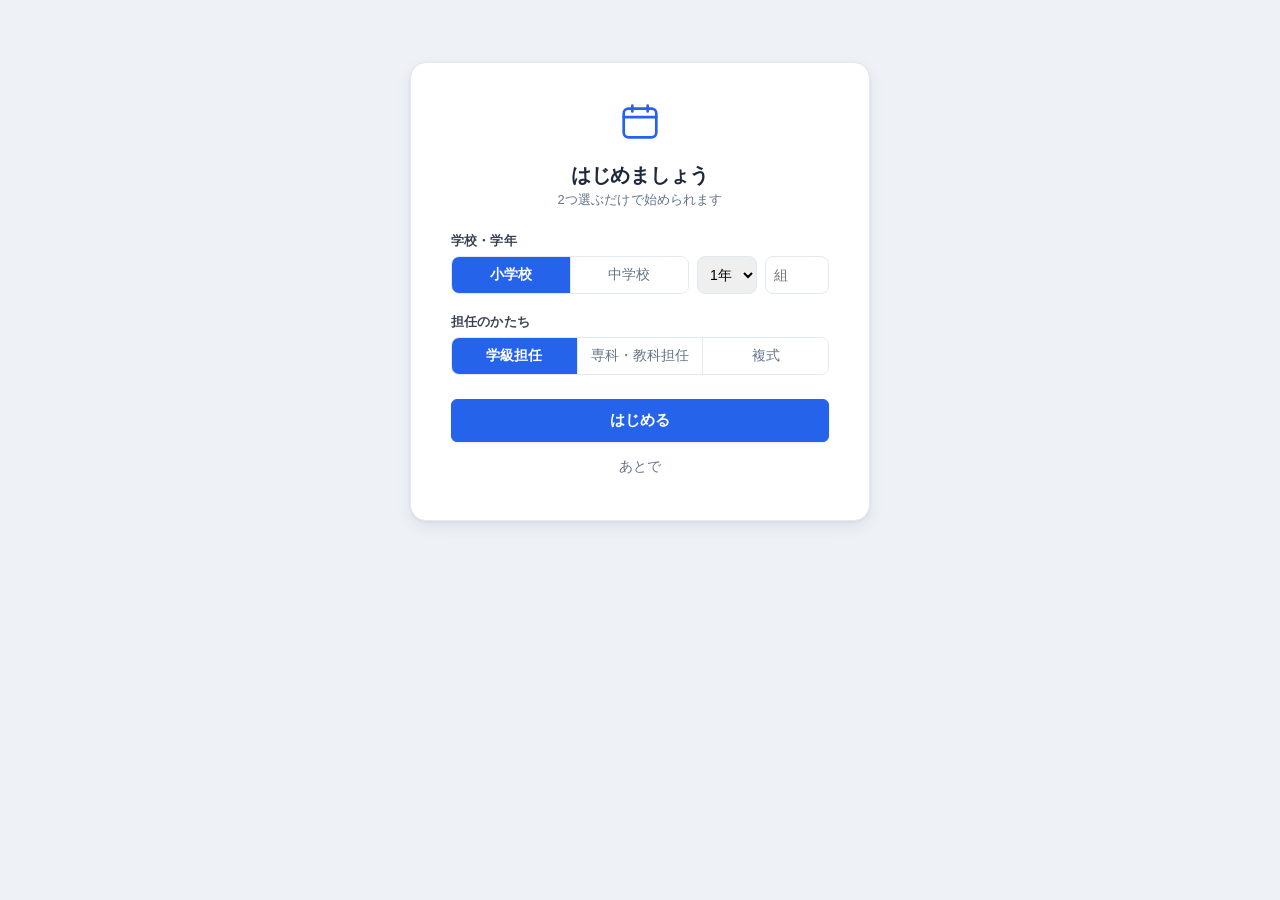
<file: index.html>
<!DOCTYPE html>
<html lang="ja">
<head>
<meta charset="UTF-8">
<meta name="viewport" content="width=device-width, initial-scale=1.0">
<title>ルーズリーフ</title>
<meta name="description" content="小・中学校教員向けの週案(週指導計画)作成Webアプリ。年間指導計画からの自動反映、時数集計、A4印刷対応。">
<link rel="icon" href="icons/icon.svg">
<link rel="manifest" href="manifest.webmanifest">
<link rel="stylesheet" href="css/app.css">
<link rel="stylesheet" href="css/print.css">
</head>
<body>
<div id="app" class="app">
  <header class="topbar screen-only">
    <div class="brand" aria-label="ルーズリーフ">
      <img class="brand-app-icon" src="icons/icon.svg" alt="" width="26" height="26">
    </div>
    <nav class="tabs" id="tabs">
      <button class="tab active" data-tab="week" aria-current="page"><svg class="ic" viewBox="0 0 24 24" fill="none" stroke="currentColor" stroke-width="1.7" stroke-linecap="round" stroke-linejoin="round" aria-hidden="true"><rect x="3.5" y="5" width="17" height="15" rx="2.5"/><path d="M3.5 9.5h17M8 3.5v3M16 3.5v3"/></svg><span class="tab-tx">週案</span></button>
      <button class="tab" data-tab="plans"><svg class="ic" viewBox="0 0 24 24" fill="none" stroke="currentColor" stroke-width="1.7" stroke-linecap="round" stroke-linejoin="round" aria-hidden="true"><path d="M12 3.5 3 8l9 4.5L21 8 12 3.5Z"/><path d="M3.4 12.4 12 16.9l8.6-4.5M3.4 16 12 20.5 20.6 16"/></svg><span class="tab-tx">年間計画</span></button>
      <button class="tab" data-tab="stats"><svg class="ic" viewBox="0 0 24 24" fill="none" stroke="currentColor" stroke-width="1.7" stroke-linecap="round" stroke-linejoin="round" aria-hidden="true"><path d="M4.5 20V11M12 20V4M19.5 20v-6"/><path d="M3 20.5h18"/></svg><span class="tab-tx">時数集計</span></button>
      <button class="tab" data-tab="settings"><svg class="ic" viewBox="0 0 24 24" fill="none" stroke="currentColor" stroke-width="1.7" stroke-linecap="round" stroke-linejoin="round" aria-hidden="true"><path d="M4 7h7"/><path d="M17 7h3"/><circle cx="14" cy="7" r="2.3"/><path d="M4 12h5"/><path d="M15 12h5"/><circle cx="12" cy="12" r="2.3"/><path d="M4 17h9"/><path d="M19 17h1"/><circle cx="16" cy="17" r="2.3"/></svg><span class="tab-tx">設定</span></button>
      <button class="tab" data-tab="data"><svg class="ic" viewBox="0 0 24 24" fill="none" stroke="currentColor" stroke-width="1.7" stroke-linecap="round" stroke-linejoin="round" aria-hidden="true"><rect x="3.5" y="4.5" width="17" height="4.5" rx="1.5"/><path d="M5 9v9a2 2 0 0 0 2 2h10a2 2 0 0 0 2-2V9M10 13h4"/></svg><span class="tab-tx">データ</span></button>
    </nav>
    <div class="topbar-actions">
      <span id="save-indicator" class="save-indicator" role="status">✓ 保存済み</span>
      <span class="split-btn">
        <button id="btn-print" class="btn primary"><svg class="ic" viewBox="0 0 24 24" fill="none" stroke="currentColor" stroke-width="1.7" stroke-linecap="round" stroke-linejoin="round" aria-hidden="true"><path d="M7 8.5V3.5h10v5"/><path d="M7 18H5.5a2 2 0 0 1-2-2v-3.5a2 2 0 0 1 2-2h13a2 2 0 0 1 2 2V16a2 2 0 0 1-2 2H17"/><rect x="7" y="14.5" width="10" height="6" rx="1"/></svg><span class="btn-label">印刷</span></button>
        <button id="btn-print-opts" class="btn primary opts" aria-label="印刷の設定"><svg class="ic" viewBox="0 0 24 24" fill="none" stroke="currentColor" stroke-width="1.7" stroke-linecap="round" stroke-linejoin="round" aria-hidden="true"><path d="M4 7h7"/><path d="M17 7h3"/><circle cx="14" cy="7" r="2.3"/><path d="M4 12h5"/><path d="M15 12h5"/><circle cx="12" cy="12" r="2.3"/><path d="M4 17h9"/><path d="M19 17h1"/><circle cx="16" cy="17" r="2.3"/></svg></button>
      </span>
    </div>
  </header>

  <main id="main" class="main screen-only"></main>

  <div id="modal-layer"></div>
  <div id="toast-layer" role="status" aria-live="polite"></div>
</div>

<!-- 印刷専用DOM(印刷時のみ表示。画面とは独立に組み立てる) -->
<div id="print-root" class="print-only"></div>

<script type="module" src="js/app.js"></script>
</body>
</html>
</file>
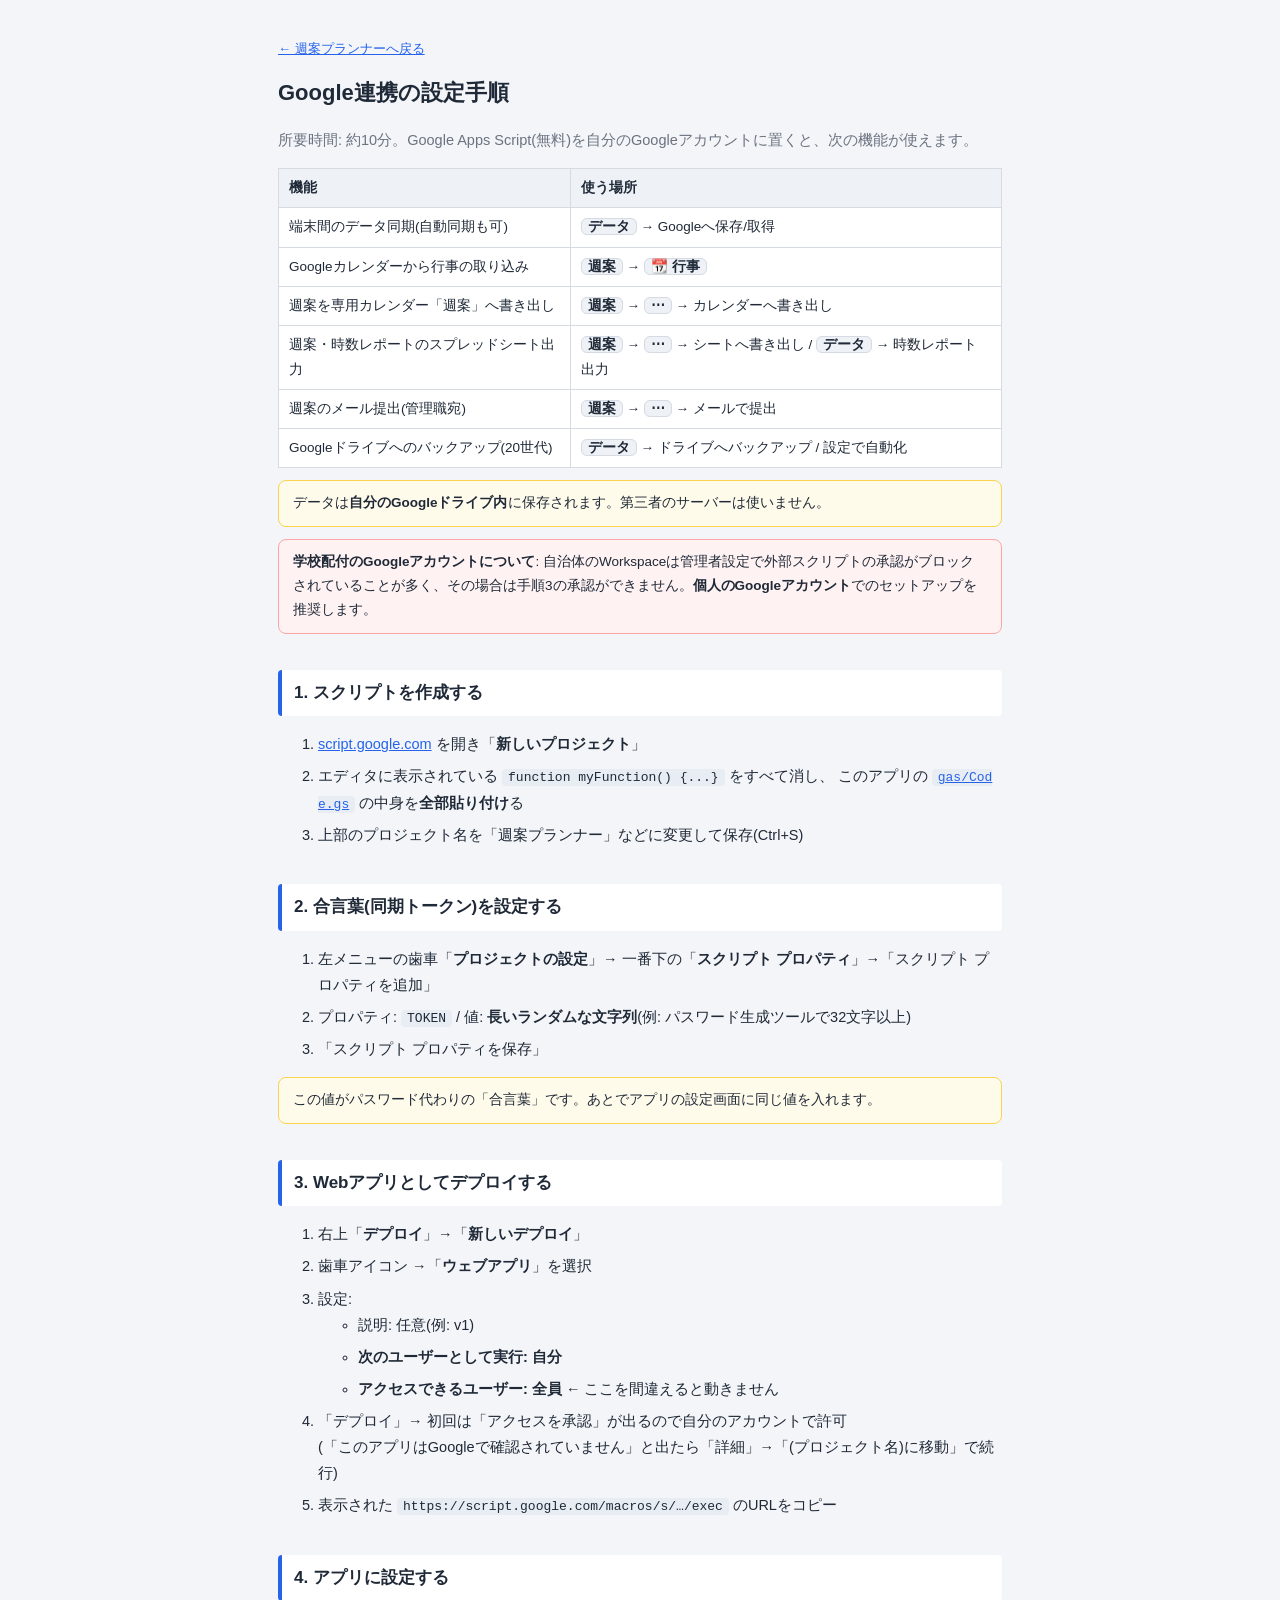
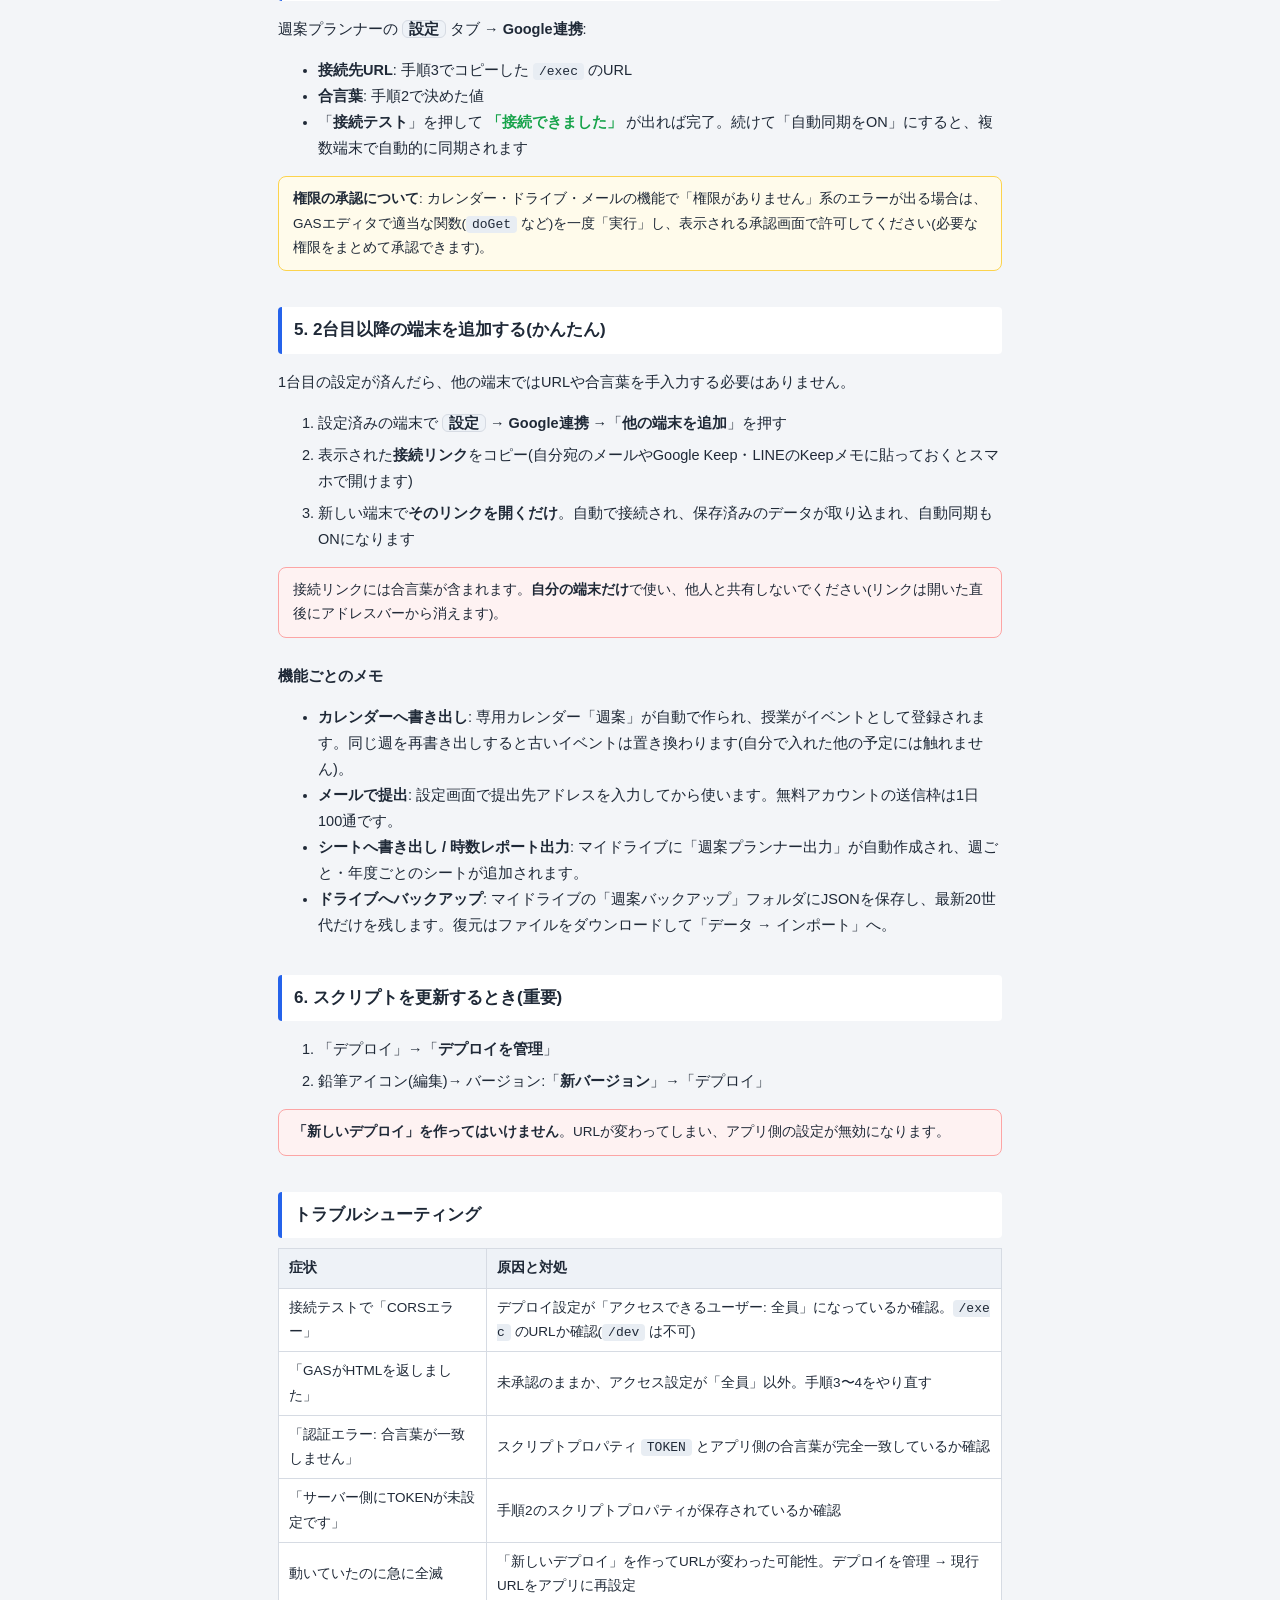
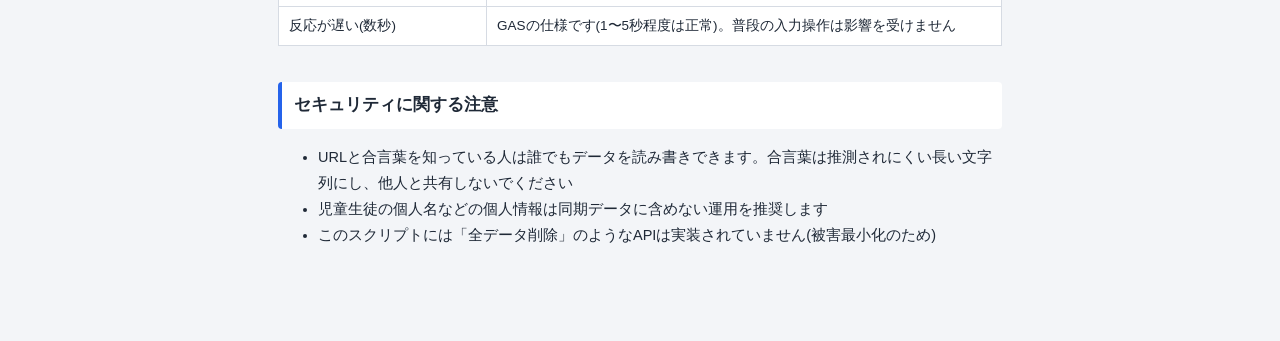
<file: docs/gas-setup.html>
<!DOCTYPE html>
<html lang="ja">
<head>
<meta charset="UTF-8">
<meta name="viewport" content="width=device-width, initial-scale=1">
<title>Google連携の設定手順 - 週案プランナー</title>
<style>
  :root { --ink:#1f2937; --muted:#6b7280; --line:#d6dbe3; --accent:#2563eb; --bg:#f3f5f8; }
  * { box-sizing: border-box; }
  body { margin:0; background:var(--bg); color:var(--ink);
    font-family:"Hiragino Kaku Gothic ProN","Yu Gothic UI","Yu Gothic","Meiryo",sans-serif;
    line-height:1.8; font-size:15px; }
  main { max-width:760px; margin:0 auto; padding:24px 18px 80px; }
  h1 { font-size:22px; margin:12px 0 4px; }
  h2 { font-size:17px; margin:36px 0 8px; padding:8px 12px; background:#fff; border-left:4px solid var(--accent); border-radius:4px; }
  h3 { font-size:15px; margin:24px 0 6px; }
  p, li { font-size:14.5px; }
  .lead { color:var(--muted); }
  ol li { margin-bottom:6px; }
  code { background:#e8edf3; border-radius:4px; padding:1px 6px; font-size:13px; word-break:break-all; }
  table { border-collapse:collapse; width:100%; background:#fff; margin:10px 0; }
  th, td { border:1px solid var(--line); padding:7px 10px; font-size:13.5px; text-align:left; }
  th { background:#eef2f7; }
  .note { background:#fffbeb; border:1px solid #fcd34d; border-radius:8px; padding:10px 14px; font-size:13.5px; margin:12px 0; }
  .warn { background:#fef2f2; border-color:#fca5a5; }
  .ok { color:#16a34a; font-weight:700; }
  a { color:var(--accent); }
  .top { font-size:13px; }
  b.ui { background:#eef2f7; border:1px solid var(--line); border-radius:6px; padding:0 6px; font-weight:600; white-space:nowrap; }
</style>
</head>
<body>
<main>
  <p class="top"><a href="../index.html">← 週案プランナーへ戻る</a></p>
  <h1>Google連携の設定手順</h1>
  <p class="lead">所要時間: 約10分。Google Apps Script(無料)を自分のGoogleアカウントに置くと、次の機能が使えます。</p>

  <table>
    <tr><th>機能</th><th>使う場所</th></tr>
    <tr><td>端末間のデータ同期(自動同期も可)</td><td><b class="ui">データ</b> → Googleへ保存/取得</td></tr>
    <tr><td>Googleカレンダーから行事の取り込み</td><td><b class="ui">週案</b> → <b class="ui">📆 行事</b></td></tr>
    <tr><td>週案を専用カレンダー「週案」へ書き出し</td><td><b class="ui">週案</b> → <b class="ui">⋯</b> → カレンダーへ書き出し</td></tr>
    <tr><td>週案・時数レポートのスプレッドシート出力</td><td><b class="ui">週案</b> → <b class="ui">⋯</b> → シートへ書き出し / <b class="ui">データ</b> → 時数レポート出力</td></tr>
    <tr><td>週案のメール提出(管理職宛)</td><td><b class="ui">週案</b> → <b class="ui">⋯</b> → メールで提出</td></tr>
    <tr><td>Googleドライブへのバックアップ(20世代)</td><td><b class="ui">データ</b> → ドライブへバックアップ / 設定で自動化</td></tr>
  </table>

  <div class="note">データは<b>自分のGoogleドライブ内</b>に保存されます。第三者のサーバーは使いません。</div>
  <div class="note warn"><b>学校配付のGoogleアカウントについて</b>: 自治体のWorkspaceは管理者設定で外部スクリプトの承認がブロックされていることが多く、その場合は手順3の承認ができません。<b>個人のGoogleアカウント</b>でのセットアップを推奨します。</div>

  <h2>1. スクリプトを作成する</h2>
  <ol>
    <li><a href="https://script.google.com" target="_blank" rel="noopener">script.google.com</a> を開き「<b>新しいプロジェクト</b>」</li>
    <li>エディタに表示されている <code>function myFunction() {...}</code> をすべて消し、
      このアプリの <a href="../gas/Code.gs" target="_blank" rel="noopener"><code>gas/Code.gs</code></a> の中身を<b>全部貼り付け</b>る</li>
    <li>上部のプロジェクト名を「週案プランナー」などに変更して保存(Ctrl+S)</li>
  </ol>

  <h2>2. 合言葉(同期トークン)を設定する</h2>
  <ol>
    <li>左メニューの歯車「<b>プロジェクトの設定</b>」→ 一番下の「<b>スクリプト プロパティ</b>」→「スクリプト プロパティを追加」</li>
    <li>プロパティ: <code>TOKEN</code> / 値: <b>長いランダムな文字列</b>(例: パスワード生成ツールで32文字以上)</li>
    <li>「スクリプト プロパティを保存」</li>
  </ol>
  <div class="note">この値がパスワード代わりの「合言葉」です。あとでアプリの設定画面に同じ値を入れます。</div>

  <h2>3. Webアプリとしてデプロイする</h2>
  <ol>
    <li>右上「<b>デプロイ</b>」→「<b>新しいデプロイ</b>」</li>
    <li>歯車アイコン →「<b>ウェブアプリ</b>」を選択</li>
    <li>設定:
      <ul>
        <li>説明: 任意(例: v1)</li>
        <li><b>次のユーザーとして実行: 自分</b></li>
        <li><b>アクセスできるユーザー: 全員</b> ← ここを間違えると動きません</li>
      </ul></li>
    <li>「デプロイ」→ 初回は「アクセスを承認」が出るので自分のアカウントで許可<br>
      (「このアプリはGoogleで確認されていません」と出たら「詳細」→「(プロジェクト名)に移動」で続行)</li>
    <li>表示された <code>https://script.google.com/macros/s/…/exec</code> のURLをコピー</li>
  </ol>

  <h2>4. アプリに設定する</h2>
  <p>週案プランナーの <b class="ui">設定</b> タブ → <b>Google連携</b>:</p>
  <ul>
    <li><b>接続先URL</b>: 手順3でコピーした <code>/exec</code> のURL</li>
    <li><b>合言葉</b>: 手順2で決めた値</li>
    <li>「<b>接続テスト</b>」を押して <span class="ok">「接続できました」</span> が出れば完了。続けて「自動同期をON」にすると、複数端末で自動的に同期されます</li>
  </ul>
  <div class="note"><b>権限の承認について</b>: カレンダー・ドライブ・メールの機能で「権限がありません」系のエラーが出る場合は、GASエディタで適当な関数(<code>doGet</code> など)を一度「実行」し、表示される承認画面で許可してください(必要な権限をまとめて承認できます)。</div>

  <h2>5. 2台目以降の端末を追加する(かんたん)</h2>
  <p>1台目の設定が済んだら、他の端末ではURLや合言葉を手入力する必要はありません。</p>
  <ol>
    <li>設定済みの端末で <b class="ui">設定</b> → <b>Google連携</b> →「<b>他の端末を追加</b>」を押す</li>
    <li>表示された<b>接続リンク</b>をコピー(自分宛のメールやGoogle Keep・LINEのKeepメモに貼っておくとスマホで開けます)</li>
    <li>新しい端末で<b>そのリンクを開くだけ</b>。自動で接続され、保存済みのデータが取り込まれ、自動同期もONになります</li>
  </ol>
  <div class="note warn">接続リンクには合言葉が含まれます。<b>自分の端末だけ</b>で使い、他人と共有しないでください(リンクは開いた直後にアドレスバーから消えます)。</div>

  <h3>機能ごとのメモ</h3>
  <ul>
    <li><b>カレンダーへ書き出し</b>: 専用カレンダー「週案」が自動で作られ、授業がイベントとして登録されます。同じ週を再書き出しすると古いイベントは置き換わります(自分で入れた他の予定には触れません)。</li>
    <li><b>メールで提出</b>: 設定画面で提出先アドレスを入力してから使います。無料アカウントの送信枠は1日100通です。</li>
    <li><b>シートへ書き出し / 時数レポート出力</b>: マイドライブに「週案プランナー出力」が自動作成され、週ごと・年度ごとのシートが追加されます。</li>
    <li><b>ドライブへバックアップ</b>: マイドライブの「週案バックアップ」フォルダにJSONを保存し、最新20世代だけを残します。復元はファイルをダウンロードして「データ → インポート」へ。</li>
  </ul>

  <h2>6. スクリプトを更新するとき(重要)</h2>
  <ol>
    <li>「デプロイ」→「<b>デプロイを管理</b>」</li>
    <li>鉛筆アイコン(編集)→ バージョン:「<b>新バージョン</b>」→「デプロイ」</li>
  </ol>
  <div class="note warn"><b>「新しいデプロイ」を作ってはいけません</b>。URLが変わってしまい、アプリ側の設定が無効になります。</div>

  <h2>トラブルシューティング</h2>
  <table>
    <tr><th>症状</th><th>原因と対処</th></tr>
    <tr><td>接続テストで「CORSエラー」</td><td>デプロイ設定が「アクセスできるユーザー: 全員」になっているか確認。<code>/exec</code> のURLか確認(<code>/dev</code> は不可)</td></tr>
    <tr><td>「GASがHTMLを返しました」</td><td>未承認のままか、アクセス設定が「全員」以外。手順3〜4をやり直す</td></tr>
    <tr><td>「認証エラー: 合言葉が一致しません」</td><td>スクリプトプロパティ <code>TOKEN</code> とアプリ側の合言葉が完全一致しているか確認</td></tr>
    <tr><td>「サーバー側にTOKENが未設定です」</td><td>手順2のスクリプトプロパティが保存されているか確認</td></tr>
    <tr><td>動いていたのに急に全滅</td><td>「新しいデプロイ」を作ってURLが変わった可能性。デプロイを管理 → 現行URLをアプリに再設定</td></tr>
    <tr><td>反応が遅い(数秒)</td><td>GASの仕様です(1〜5秒程度は正常)。普段の入力操作は影響を受けません</td></tr>
  </table>

  <h2>セキュリティに関する注意</h2>
  <ul>
    <li>URLと合言葉を知っている人は誰でもデータを読み書きできます。合言葉は推測されにくい長い文字列にし、他人と共有しないでください</li>
    <li>児童生徒の個人名などの個人情報は同期データに含めない運用を推奨します</li>
    <li>このスクリプトには「全データ削除」のようなAPIは実装されていません(被害最小化のため)</li>
  </ul>
</main>
</body>
</html>
</file>
<file: css/app.css>
/* ============ 週案プランナー 画面用スタイル ============ */
:root {
  /* —— ニュートラル・ランプ(紙白〜墨) —— */
  --gray-50:  #f8fafc;
  --gray-100: #f1f5f9;
  --gray-150: #eaeff5;
  --gray-200: #e2e8f0;
  --gray-300: #cbd5e1;
  --gray-400: #94a3b8;
  --gray-500: #64748b;
  --gray-600: #475569;
  --gray-700: #334155;
  --gray-800: #1e293b;
  --gray-900: #0f172a;
  /* —— アクセント・ランプ(単一の青系) —— */
  --accent-50:  #eff6ff;
  --accent-100: #dbeafe;
  --accent-200: #bfdbfe;
  --accent-300: #93c5fd;
  --accent-500: #3b82f6;
  --accent-600: #2563eb;
  --accent-700: #1d4ed8;

  /* —— セマンティック —— */
  --bg: #eef1f6;
  --panel: #ffffff;
  --panel-2: var(--gray-50);   /* 微差の面(ヘッダ・サマリー等) */
  --ink: #1e293b;
  --ink-2: #475569;
  --muted: #64748b;
  --line: #e4e8ef;             /* 繊細なヘアライン */
  --line-strong: #cbd5e1;
  --accent: #2563eb;
  --accent-soft: #dbeafe;
  --accent-ink: #1d4ed8;       /* 明るい面の上のアクセント文字 */
  --danger: #dc2626;  --danger-soft: #fef2f2;
  --warn:   #b45309;  --warn-soft:   #fffbeb;
  --ok:     #15803d;  --ok-soft:     #f0fdf4;

  /* —— スペーシング(8ptスケール) —— */
  --s-1: 4px;  --s-2: 8px;  --s-3: 12px; --s-4: 16px;
  --s-5: 20px; --s-6: 24px; --s-8: 32px;

  /* —— 角丸 —— */
  --r-sm: 6px; --r-md: 10px; --r-lg: 14px; --r-xl: 18px; --r-full: 999px;
  --radius: var(--r-md);

  /* —— タイポ —— */
  --t-xs: 12px; --t-sm: 13px; --t-base: 15px; --t-md: 17px; --t-lg: 20px; --t-xl: 24px;

  /* —— エレベーション(淡く多層) —— */
  --e-1: 0 1px 2px rgba(15, 23, 42, .04), 0 1px 3px rgba(15, 23, 42, .06);
  --e-2: 0 1px 3px rgba(15, 23, 42, .06), 0 6px 16px rgba(15, 23, 42, .07);
  --e-3: 0 8px 24px rgba(15, 23, 42, .12), 0 24px 56px rgba(15, 23, 42, .16);
  --shadow: var(--e-2);

  /* —— モーション —— */
  --ease: cubic-bezier(.2, .7, .2, 1);
  --ease-out: cubic-bezier(.16, 1, .3, 1);
  --dur-1: 120ms; --dur-2: 180ms; --dur-3: 240ms;

  --focus-ring: 0 0 0 2px var(--panel), 0 0 0 4px var(--accent-300);

  font-size: 15px;
}

* { box-sizing: border-box; }

html, body {
  margin: 0;
  padding: 0;
  background: var(--bg);
  color: var(--ink);
  font-family: -apple-system, BlinkMacSystemFont, "SF Pro Text", "SF Pro JP",
    "Hiragino Kaku Gothic ProN", "Yu Gothic UI", "Yu Gothic", "Meiryo", sans-serif;
  -webkit-font-smoothing: antialiased;
  -moz-osx-font-smoothing: grayscale;
  text-rendering: optimizeLegibility;
  letter-spacing: .01em;
}

/* キーボード操作時のみ、全インタラクティブ要素に上質なフォーカスリング */
:where(button, a, input, select, textarea, summary, [tabindex]):focus-visible {
  outline: none;
  box-shadow: var(--focus-ring);
  border-radius: var(--r-sm);
}
/* 強制カラー(Windowsハイコントラスト等)では box-shadow が描画されず、フォーカスリングが
   完全に消えてキーボード操作位置を見失う。outline を併用して必ず見えるようにする(a11y)。 */
@media (forced-colors: active) {
  :where(button, a, input, select, textarea, summary, [tabindex]):focus-visible {
    outline: 2px solid Highlight;
    outline-offset: 2px;
  }
}

/* 細身で控えめなスクロールバー */
* { scrollbar-width: thin; scrollbar-color: var(--gray-300) transparent; }
*::-webkit-scrollbar { width: 10px; height: 10px; }
*::-webkit-scrollbar-thumb { background: var(--gray-300); border-radius: var(--r-full); border: 2px solid transparent; background-clip: content-box; }
*::-webkit-scrollbar-thumb:hover { background: var(--gray-400); background-clip: content-box; }

::selection { background: var(--accent-200); color: var(--gray-900); }

.print-only { display: none; }

/* ---------- top bar ---------- */
.topbar {
  display: flex;
  align-items: center;
  gap: 18px;
  padding: 8px 16px;
  background: rgba(255, 255, 255, .72);
  -webkit-backdrop-filter: saturate(180%) blur(16px);
  backdrop-filter: saturate(180%) blur(16px);
  border-bottom: 1px solid var(--line);
  position: sticky;
  top: 0;
  z-index: 50;
  flex-wrap: wrap;
}
.brand { display: flex; align-items: center; gap: 8px; }
.brand h1 { font-size: var(--t-md); margin: 0; font-weight: 700; letter-spacing: .01em; }

.tabs { display: flex; gap: 2px; flex: 1; }
.tab {
  position: relative;
  display: inline-flex; align-items: center; gap: 5px; white-space: nowrap;
  border: none; background: none; padding: 8px 14px; cursor: pointer;
  font-size: 14px; color: var(--muted); border-radius: var(--r-sm);
  transition: color var(--dur-1) var(--ease), background var(--dur-1) var(--ease);
}
.tab:hover { color: var(--ink); background: var(--gray-100); }
.tab.active { color: var(--accent); font-weight: 700; }
.tab.active::after {
  content: ''; position: absolute; left: 12px; right: 12px; bottom: -1px; height: 2.5px;
  background: var(--accent); border-radius: var(--r-full);
  animation: tab-underline var(--dur-2) var(--ease-out);
}
@keyframes tab-underline { from { transform: scaleX(.4); opacity: 0; } to { transform: none; opacity: 1; } }

/* 狭い画面ではヘッダーを1行に収め、今日の授業を見える高さに保つ
   (ブランド名は隠しアイコンのみ・タブは横スクロール・保存表示と印刷ラベルは省く) */
@media (max-width: 640px) {
  .topbar { flex-wrap: nowrap; gap: 8px; padding: 6px 10px; }
  .brand h1 { display: none; }
  .tabs { flex: 1; min-width: 0; flex-wrap: nowrap; overflow-x: auto; scrollbar-width: none; gap: 0; }
  .tabs::-webkit-scrollbar { display: none; }
  .tab { flex: 0 0 auto; padding: 8px 10px; }
  .topbar-actions { flex: 0 0 auto; }
  .save-indicator { display: none; }
  .btn-label { display: none; }
}

.topbar-actions { display: flex; align-items: center; gap: 10px; }
/* 小型文字のためWCAG 1.4.3の4.5:1を満たす濃さにする */
.save-indicator { color: #15803d; font-size: 11px; transition: color .3s; }
.save-indicator.saving { color: #b45309; }

/* ---------- buttons ---------- */
.btn {
  display: inline-flex; align-items: center; justify-content: center; gap: 6px;
  border: 1px solid var(--line-strong); background: var(--panel); color: var(--ink);
  padding: 7px 14px; border-radius: var(--r-sm); cursor: pointer; font-size: 14px;
  font-family: inherit; font-weight: 500;
  transition: background var(--dur-1) var(--ease), border-color var(--dur-1) var(--ease),
    box-shadow var(--dur-1) var(--ease), transform var(--dur-1) var(--ease);
}

/* モノクロ・ライン アイコン(currentColorで文字色に追従) */
.ic { width: 1.15em; height: 1.15em; flex: 0 0 auto; }
.btn .ic { width: 16px; height: 16px; }
.tab .ic { width: 18px; height: 18px; }
.brand-app-icon { width: 26px; height: 26px; display: block; border-radius: 6px; }
.set-chip .ic { width: 15px; height: 15px; }
.panel h2 .ic { width: 18px; height: 18px; margin-right: 8px; vertical-align: -.2em; }
.menu-item .ic { width: 17px; height: 17px; }
.empty-state .empty-ic .ic { width: 46px; height: 46px; stroke-width: 1.4; color: var(--gray-400); }
.day-noschool .dn-ic .ic, .day-empty .de-ic .ic { width: 40px; height: 40px; stroke-width: 1.4; }
.day-op .op-ic .ic { width: 22px; height: 22px; }
.btn:hover { background: var(--gray-100); border-color: var(--gray-300); }
.btn:active { transform: translateY(.5px) scale(.99); }
.btn.primary { background: var(--accent); border-color: var(--accent); color: #fff; font-weight: 600; box-shadow: var(--e-1); }
.btn.primary:hover { background: var(--accent-700); border-color: var(--accent-700); }
.btn.danger { color: var(--danger); border-color: #fecaca; }
.btn.danger:hover { background: var(--danger-soft); border-color: #fca5a5; }
.btn.small { padding: 3px 9px; font-size: 12.5px; }
.btn.ghost { border-color: transparent; background: transparent; }
.btn.ghost:hover { background: var(--gray-100); }
.btn:disabled { opacity: .5; cursor: default; }
.btn:disabled:active { transform: none; }

/* ---------- main ---------- */
.main { padding: 14px 16px 60px; max-width: 1500px; margin: 0 auto; }

.panel {
  background: var(--panel);
  border: 1px solid var(--line);
  border-radius: var(--r-lg);
  box-shadow: var(--e-1);
  padding: 16px;
  margin-bottom: 16px;
}
.panel h2 { margin: 0 0 12px; font-size: 16px; letter-spacing: .01em; }
.panel h3 { margin: 18px 0 8px; font-size: 14.5px; color: #374151; }
.hint { color: var(--muted); font-size: 12.5px; line-height: 1.6; }

/* ---------- week navigation ---------- */
.week-nav {
  display: flex; align-items: center; gap: 8px 10px; flex-wrap: wrap; margin-bottom: 12px;
}
.week-nav .wn-move { display: flex; align-items: center; gap: 6px; }
.week-nav .wn-actions { display: flex; align-items: center; gap: 8px; flex-wrap: wrap; }
.week-nav .week-title { font-size: 17px; font-weight: 700; white-space: nowrap; }
.week-nav .week-no { color: var(--muted); font-weight: 500; font-size: 13.5px; margin-left: 8px; }
.week-nav .spacer { flex: 1; }
.week-nav input[type="date"] { padding: 5px 8px; border: 1px solid var(--line); border-radius: 8px; }
/* 狭い画面: 1行目=◀今週▶＋週タイトル / 2行目=表示切替＋⋯ の2行に整理。
   日付ピッカーはタイトルのタップで開く(ヘッダーを圧迫しない)。 */
@media (max-width: 560px) {
  .week-nav { gap: 8px; }
  .week-nav .wn-move { order: 1; }
  .week-nav .week-title { order: 2; flex: 1; font-size: 16px; cursor: pointer; }
  .week-nav .week-title::after { content: "▾"; font-size: 11px; color: var(--muted); margin-left: 4px; }
  .week-nav input[type="date"] { position: absolute; width: 1px; height: 1px; padding: 0; margin: -1px; overflow: hidden; clip: rect(0 0 0 0); border: 0; }
  .week-nav .spacer { display: none; }
  .week-nav .wn-actions { order: 3; margin-left: auto; }
}

/* ---------- week grid ---------- */
.week-grid-wrap { overflow-x: auto; }
table.week-grid {
  border-collapse: collapse;
  width: 100%;
  table-layout: fixed;
  background: var(--panel);
}
.week-grid th, .week-grid td {
  border: 1px solid var(--line);
  vertical-align: top;
  padding: 0;
}
.week-grid th.corner { width: 72px; background: #f8fafc; }
.week-grid thead th {
  background: #f8fafc; font-size: 13px; padding: 6px 4px; text-align: center;
}
.week-grid thead .day-head { line-height: 1.35; }
.week-grid thead .day-head .dow { font-size: 14.5px; font-weight: 700; }
.week-grid thead .day-head .date { color: var(--muted); font-weight: 500; font-size: 12px; }
.week-grid thead .day-head.sat .dow { color: #2563eb; }
.week-grid thead .day-head.sun .dow { color: #dc2626; }
.week-grid thead .day-head.holiday-mark .dow,
.week-grid thead .day-head.holiday-mark .date { color: #dc2626; }
.week-grid thead .day-head .hol-name,
.week-grid thead .day-head .brk-name {
  display: inline-block; margin-top: 2px; font-size: 10px; font-weight: 700; line-height: 1.5;
  padding: 0 7px; border-radius: var(--r-full); white-space: nowrap;
}
.week-grid thead .day-head .hol-name { background: #fbd0d0; color: #b91c1c; }
.week-grid thead .day-head .brk-name { background: #cfe0fa; color: #075985; }
/* 振替授業日: 本来は休みだが授業日にした日。授業日として通常表示しつつ由来を示す */
.week-grid thead .day-head .makeup-name {
  display: inline-block; margin-top: 2px; font-size: 10px; font-weight: 700; line-height: 1.5;
  padding: 0 7px; border-radius: var(--r-full); white-space: nowrap;
  background: #dcfce7; color: #15803d;
}
.week-grid thead .day-head.in-break .dow,
.week-grid thead .day-head.in-break .date { color: #64748b; }
.week-grid .pattern-row td { background: #fafafa; }

td.cell.off {
  background: repeating-linear-gradient(45deg, #f1f5f9, #f1f5f9 6px, #e8edf3 6px, #e8edf3 12px);
  cursor: default;
}
td.cell.off:hover { background: repeating-linear-gradient(45deg, #f1f5f9, #f1f5f9 6px, #e8edf3 6px, #e8edf3 12px); }
/* 日課で無効化された校時に入力済みのコマが残っているときのマーカー */
td.cell.off .off-hidden {
  display: inline-block; font-size: 9.5px; font-weight: 700; color: #9a3412;
  background: rgba(255, 255, 255, .8); border-radius: 4px; padding: 1px 4px; margin: 3px;
}

.week-grid .period-head {
  background: #f8fafc; text-align: center; padding: 4px 2px; font-size: 12.5px;
}
.week-grid .period-head .p-label { font-weight: 700; font-size: 14px; display: block; }
/* 校時ラベルはクリックで表示名を変更できる(朝学習→朝の会 など)。控えめなクリック可能の示唆 */
.week-grid .period-head .p-label[data-rename-period] { cursor: pointer; border-radius: 5px; }
.week-grid .period-head .p-label[data-rename-period]:hover { background: #e7eef6; text-decoration: underline dotted; text-underline-offset: 2px; }
.week-grid .period-head .p-label[data-rename-period]:focus-visible { outline: 2px solid var(--accent, #2563eb); outline-offset: 1px; }
.week-grid .period-head .p-time { color: var(--muted); font-size: 10.5px; display: block; }
.week-grid .period-head .p-coef { color: #b45309; font-size: 10px; display: block; }

.event-row td { background: #fffbeb; }
/* 行事行のほか、メモ行・出欠行(event-rowクラスなしの<tr>)のtextareaにも当てる */
.week-grid .event-input {
  width: 100%; border: none; background: transparent; padding: 5px 6px;
  font-size: 12px; resize: none; min-height: 30px; font-family: inherit; color: #92400e;
}
.week-grid .event-input:focus { outline: 2px solid var(--accent); outline-offset: -2px; background: #fff; }
.event-row .period-head { font-size: 12px; color: #92400e; background: #fef3c7; }

td.cell { height: 64px; cursor: pointer; position: relative; transition: background var(--dur-1) var(--ease); }
/* ホバー: 塗り＋枠(リング)で示す。授業が入ったコマは中身が背景を覆うため、
   塗りだけだと変化が見えない。枠ならコンテンツの有無に関わらず一目で分かる。 */
td.cell:hover { background: var(--accent-50); }
/* ホバーの枠は「日課で無効な校時(.off)」以外すべてに出す。祝日・休業のコマも
   クリックで編集でき(振替授業など)、対話できることを示す。 */
td.cell:not(.off):hover { box-shadow: inset 0 0 0 2px var(--accent-300); z-index: 1; }
td.cell.drag-over { outline: 2px dashed var(--accent); outline-offset: -3px; background: var(--accent-soft); }
td.cell.module-cell { background: var(--gray-50); }
td.cell.module-cell:hover { background: var(--accent-50); }

.entry { padding: 3px 5px 4px; min-height: 30px; }
.entry + .entry { border-top: 1px dashed var(--line); }
.entry .e-head { display: flex; align-items: center; gap: 4px; }
.subj-chip {
  display: inline-block; font-size: 11px; font-weight: 700; color: #fff;
  border-radius: 5px; padding: 1px 6px; white-space: nowrap;
  box-shadow: inset 0 0 0 1px rgba(255, 255, 255, .14), 0 1px 1px rgba(15, 23, 42, .12);
}
.entry .e-scope { font-size: 10.5px; color: var(--muted); font-weight: 600; }
.entry .e-text { font-size: 11.5px; line-height: 1.4; margin-top: 2px; word-break: break-word; }
.entry .e-text.manual { color: #1e3a8a; }
.entry .e-plan-line {
  display: flex; align-items: flex-start; gap: 3px; margin-top: 2px;
  color: var(--gray-600); font-size: 10.5px; line-height: 1.35; word-break: break-word;
}
/* 簡潔表示: 学習活動・評価規準の行を隠す(本時のねらいまで。情報は編集画面・印刷に残る) */
.week-grid.density-compact .e-plan-line { display: none; }
.entry .e-plan-line > span {
  flex: 0 0 auto; border: 1px solid #94a3b8; border-radius: 3px;
  padding: 0 2px; color: #334155; font-size: 9px; font-weight: 700;
}
.entry .e-assessment { color: #7c2d12; }
.entry .e-viewpoint {
  flex: 0 0 auto; border-radius: 3px; background: #ffedd5; color: #9a3412;
  padding: 0 3px; font-size: 9px;
}
.entry .e-note { font-size: 10.5px; color: var(--muted); margin-top: 1px; word-break: break-word; }
.entry .e-flag { font-size: 9.5px; color: #b45309; }
/* ロック表示: 鍵チップ＋コマ左に淡いオレンジの帯(控えめ。重いハッチは不採用) */
.entry .e-flag.e-lock { display: inline-flex; align-items: center; color: #ea580c; }
.entry .e-flag.e-lock svg { width: 12px; height: 12px; }
.entry.locked { box-shadow: inset 2.5px 0 0 #fb923c; padding-left: 4px; border-radius: 3px; }
.cell-clear {
  position: absolute; top: 2px; right: 2px; border: none; background: rgba(255,255,255,.85);
  color: var(--muted); border-radius: 4px; cursor: pointer; font-size: 11px; line-height: 1;
  padding: 3px 4px; display: none;
}
td.cell:hover .cell-clear { display: block; }
.cell-clear:hover { color: var(--danger); }

.cell-empty { color: #c4ccd8; font-size: 16px; text-align: center; padding-top: 18px; user-select: none; }

/* 活動(会議・委員会・クラブ等。教科なし・時数に数えない)。授業カードと区別する淡色メモ。 */
.entry.activity { display: flex; align-items: flex-start; gap: 4px; color: #64748b; font-size: 12px; line-height: 1.35; padding: 2px; background: #f6f8fb; border-radius: 4px; }
.entry.activity svg { width: 13px; height: 13px; flex: none; margin-top: 1px; opacity: .8; }
.entry.activity .e-activity-name { word-break: break-word; font-weight: 600; }
/* 予定・活動コマ: スロット全体を淡いグレーの面にして「授業でない枠」を一目で示す。
   ホバーも控えめなグレーに(授業/今日列の青ベタが空白を埋めて「選択しっぱなし」に見える問題を解消)。 */
td.cell.activity-cell, td.cell.activity-cell.today-col { background: #f1f4f8; }
td.cell.activity-cell:hover, td.cell.activity-cell.today-col:hover { background: #e8ecf2; }
td.cell.activity-cell .entry.activity { background: transparent; padding: 3px 4px; }

/* コマ編集: 実施の記録バー(時数の割合・時数外・中止 を常時表示。詳細から昇格して1タップに) */
.lesson-state { margin-top: 12px; }
.ls-row { display: flex; align-items: center; gap: 8px; flex-wrap: wrap; }
.ls-label { font-size: 12px; color: #64748b; }
.ls-grow { flex: 1; }
.frac-seg { display: inline-flex; border: 1px solid #d6dde6; border-radius: 8px; overflow: hidden; }
.frac-btn { min-width: 32px; padding: 5px 9px; font-size: 13px; background: #fff; border: none; border-left: 1px solid #e6ebf1; color: #475569; cursor: pointer; }
.frac-btn:first-child { border-left: none; }
.frac-btn.selected { background: #2563eb; color: #fff; }
.state-chip { font-size: 12px; padding: 5px 13px; border: 1px solid #d6dde6; border-radius: 999px; background: #fff; color: #475569; cursor: pointer; }
.state-chip.on { background: #eef2f7; border-color: #b8c2cf; color: #1e293b; font-weight: 500; }
.state-chip.cancel.on { background: #fef2f2; border-color: #fca5a5; color: #b91c1c; }
.cancel-reason { width: 100%; margin-top: 8px; }
.entry-editor .adv { margin-top: 10px; }

/* 週の提出トラッキング: 今週以前で授業があるのに未提出なら控えめに促す */
.submit-chip { font-size: 11px; padding: 3px 11px; border-radius: 999px; border: 1px solid; cursor: pointer; white-space: nowrap; line-height: 1.5; }
.submit-chip.due { background: #fffbeb; border-color: #fcd34d; color: #b45309; }
.submit-chip.due:hover { background: #fef3c7; }
.submit-chip.done { background: #f0fdf4; border-color: #bbf7d0; color: #15803d; }
.submit-chip.done:hover { background: #dcfce7; }

/* コマ編集: 活動(会議・委員会等)の名前プリセット／計画なしコマの単元・時数入力 */
.memo-presets { display: flex; flex-wrap: wrap; gap: 6px; margin: 4px 0 8px; }
.memo-preset { padding: 4px 11px; font-size: 12.5px; }
.act-name { width: 100%; }
.planless-unit { display: flex; gap: 8px; flex-wrap: wrap; margin: 6px 0 4px; }
.planless-unit .pu-field { display: flex; flex-direction: column; gap: 2px; font-size: 12px; color: var(--muted); flex: 1 1 auto; }
.planless-unit .pu-num { flex: 0 0 84px; }
.planless-unit input { font-size: 14px; }
.oc-to-memo { width: 100%; justify-content: center; margin-top: 8px; color: var(--muted); }
.oc-to-memo svg { width: 15px; height: 15px; }
/* コマ編集の見出し行: タイトル＋右上「⋯」(このコマへの操作) */
.oc-titlebar { display: flex; align-items: center; gap: 8px; }
.oc-titlebar h2 { flex: 1; margin: 0; }
.oc-titlebar .oc-menu { flex: none; }
.oc-titlebar .oc-menu > summary { padding: 4px 10px; font-size: 18px; line-height: 1; color: var(--muted); }
.oc-menu .menu-item svg { width: 16px; height: 16px; }

/* ---------- week notes ---------- */
.week-notes { display: grid; grid-template-columns: 1fr 1fr; gap: 12px; margin-top: 12px; }
.week-notes label { display: block; font-size: 13px; font-weight: 700; margin-bottom: 4px; color: #374151; }
.week-notes textarea {
  width: 100%; min-height: 72px; border: 1px solid var(--line); border-radius: 8px;
  padding: 8px; font-family: inherit; font-size: 13px; resize: vertical;
}
@media (max-width: 800px) { .week-notes { grid-template-columns: 1fr; } }

/* ---------- cell editor popup ---------- */
.modal-backdrop {
  position: fixed; inset: 0; background: rgba(15, 23, 42, .4); z-index: 100;
  -webkit-backdrop-filter: blur(3px); backdrop-filter: blur(3px);
  display: flex; align-items: flex-start; justify-content: center; padding: 40px 16px;
  overflow-y: auto;
  animation: modal-fade var(--dur-2) var(--ease-out);
}
.modal {
  background: var(--panel); border-radius: var(--r-xl); box-shadow: var(--e-3);
  border: 1px solid var(--gray-200);
  width: 560px; max-width: 100%; padding: 18px 20px 16px; margin-bottom: 40px;
  max-height: 90dvh; overflow-y: auto; /* 長いモーダルでも内部スクロールでフッターに届く */
  animation: modal-pop var(--dur-3) var(--ease-out);
}
@keyframes modal-fade { from { opacity: 0; } to { opacity: 1; } }
@keyframes modal-pop { from { opacity: 0; transform: translateY(8px) scale(.985); } to { opacity: 1; transform: none; } }
.modal h2 { margin: 0 0 14px; font-size: 16px; letter-spacing: .01em; }
.modal .modal-foot {
  display: flex; gap: 8px; justify-content: flex-end; margin-top: 16px;
  position: sticky; bottom: -16px; background: var(--panel);
  padding: 10px 0 16px; margin-bottom: -16px;
  box-shadow: 0 -8px 8px -8px rgba(0,0,0,.18);
}
.modal .modal-foot .left { margin-right: auto; }
/* 空きコマの選択画面(編集モーダルと同じ教科/学級パレットで選ぶ → 内容編集 / 予定・活動) */
.cell-choose { padding: 4px 0 2px; }
.cell-choose .field { margin-bottom: 14px; }
.cell-choose .field > label { display: flex; align-items: baseline; gap: 8px; }
.cc-hint { font-weight: 500; font-size: 11px; color: var(--muted); }
/* 基本時間割の候補(=ふだんここに入る教科・学級)の控えめな印。選択(selected)とは別の弱い手がかり */
.cell-choose .subject-palette button.suggest,
.cell-choose .scope-palette button.suggest { box-shadow: 0 0 0 2px var(--accent-soft, #dbeafe); }
.cc-or { font-size: 12px; color: var(--muted); text-align: center; margin: 10px 0 8px; }
.cc-btn { display: flex; align-items: center; gap: 12px; width: 100%; padding: 14px 16px; margin-bottom: 8px; border: 1px solid var(--line, #e2e8f0); border-radius: 12px; background: #fff; cursor: pointer; text-align: left; }
.cc-btn:hover, .cc-btn:focus-visible { background: var(--accent-50, #eff6ff); border-color: var(--accent, #3b82f6); }
.cc-btn .ic { width: 22px; height: 22px; flex: none; color: var(--accent, #3b82f6); }
.cc-main { font-weight: 700; font-size: 15px; }
.cc-sub { margin-left: auto; font-size: 12px; color: var(--muted); }

.field { margin-bottom: 12px; }
.field > label { display: block; font-size: 12.5px; font-weight: 700; color: #374151; margin-bottom: 4px; }
.field input[type="text"], .field input[type="number"], .field input[type="password"],
.field input[type="time"], .field input[type="date"],
.field select, .field textarea {
  width: 100%; border: 1px solid var(--line); border-radius: 8px; padding: 7px 9px;
  font-size: 14px; font-family: inherit; background: #fff;
}
.field textarea { resize: vertical; min-height: 64px; }
.field .inline { display: flex; gap: 8px; align-items: center; }
.field .inline > * { flex: 1; }
.checkline { display: flex; align-items: center; gap: 6px; font-size: 13px; margin: 6px 0; }
.checkline input { width: 15px; height: 15px; }

.subject-palette { display: flex; flex-wrap: wrap; gap: 5px; margin: 4px 0 8px; }
.subject-palette button {
  /* opacityで白へ薄めると白文字のコントラスト(各色4.5:1設計)が崩れるため不透明のまま。
     ホバーは背景を明るくしない brightness(.92)+持ち上げで示す(WCAG 1.4.3保持) */
  border: 1.5px solid transparent; border-radius: 6px; color: #fff; font-size: 12px; font-weight: 700;
  padding: 4px 9px; cursor: pointer;
}
.subject-palette button:hover { filter: brightness(.94); }
.subject-palette button.selected { outline: 2.5px solid #1f2937; outline-offset: 1px; }

.auto-preview {
  background: #f0f7ff; border: 1px dashed #93c5fd; border-radius: 8px; padding: 8px 10px;
  font-size: 12.5px; color: #1e3a8a; margin-bottom: 10px; line-height: 1.5;
}
.auto-preview .label { font-size: 10.5px; color: #2563eb; font-weight: 700; display: block; }
.auto-plan-preview { color: #1e293b; }
.auto-plan-title { display: flex; align-items: baseline; flex-wrap: wrap; gap: 4px 8px; margin-bottom: 5px; }
.auto-plan-title .label { width: 100%; }
.auto-plan-title strong { color: #1e3a8a; }
.auto-plan-title > span:last-child { color: #475569; font-size: 11px; }
.auto-plan-item { display: grid; grid-template-columns: 88px 1fr; gap: 7px; padding: 4px 0; border-top: 1px solid #dbeafe; }
.auto-plan-item b { color: #334155; font-size: 11px; }
.auto-plan-item em {
  display: inline-block; margin-right: 5px; border-radius: 4px; padding: 0 5px;
  background: #ffedd5; color: #9a3412; font-style: normal; font-size: 10px; font-weight: 700;
}
/* この時間だけ別の単元(pin)ピッカー */
/* 「この時間にやること」3択(計画どおり/別の単元/計画外) */
.lesson-mode { display: inline-flex; background: var(--gray-100); border-radius: var(--r-full, 999px); padding: 3px; gap: 2px; }
.lesson-mode .lm-btn { border: none; background: transparent; color: var(--muted); font-size: 12.5px; font-weight: 600; padding: 5px 12px; border-radius: var(--r-full, 999px); cursor: pointer; }
.lesson-mode .lm-btn:hover { color: var(--ink); }
.lesson-mode .lm-btn.selected { background: var(--panel); color: var(--accent); box-shadow: var(--e-1); }
.up-body { display: flex; align-items: center; flex-wrap: wrap; gap: 6px 8px; margin-top: 8px; }
.up-label { font-size: 11px; font-weight: 700; color: var(--muted); }
.up-body select { flex: 1 1 160px; min-width: 120px; }
/* 単元を切り上げる(単元見出しの隣にインライン) */
.eu-inline { display: inline-flex; align-items: center; gap: 5px; font-size: 11.5px; color: var(--ink-2); margin-left: 4px; cursor: pointer; }
.eu-inline input { width: 15px; height: 15px; }

.auto-unit-details { margin-top: 5px; border-top: 1px solid #bfdbfe; padding-top: 5px; }
.auto-unit-details summary { cursor: pointer; color: #1d4ed8; font-weight: 700; font-size: 11px; }
.auto-criteria { margin: 4px 0 0; }
.auto-plan-row { display: grid; grid-template-columns: 88px 1fr; gap: 7px; padding: 3px 0; }
.auto-plan-row dt { color: #475569; font-size: 10.5px; font-weight: 700; }
.auto-plan-row dd { margin: 0; }
@media (max-width: 520px) {
  .auto-plan-item, .auto-plan-row { grid-template-columns: 1fr; gap: 1px; }
}

/* ---------- plans ---------- */
.plan-list { display: flex; flex-direction: column; gap: 8px; }
.plan-item {
  display: flex; align-items: center; gap: 12px; border: 1px solid var(--line);
  border-radius: 8px; padding: 10px 14px; background: #fff;
}
.plan-item .p-subj { font-weight: 700; }
.plan-item .p-meta { color: var(--muted); font-size: 12.5px; }
.plan-item .spacer { flex: 1; }
.plan-item .p-fill { display: inline-flex; align-items: center; gap: 6px; font-size: 11.5px; }
.p-fill-bar { display: inline-block; width: 80px; height: 6px; border-radius: 3px; background: #e5e7eb; overflow: hidden; }
.p-fill-bar > span { display: block; height: 100%; }

/* ---------- 年間指導計画 全画面エディタ ---------- */
.plan-editor { display: flex; flex-direction: column; }
.pe-header { display: flex; align-items: center; gap: 10px; flex-wrap: wrap; margin-bottom: 12px; }
.pe-header .pe-title { font-weight: 700; font-size: 15px; }
.pe-header .spacer { flex: 1; }
.pe-basic { margin-bottom: 14px; border: 1px solid var(--line); border-radius: 8px; padding: 8px 12px; }
.pe-basic > summary { cursor: pointer; font-weight: 600; }
.pe-body { display: grid; grid-template-columns: minmax(220px, 300px) 1fr; gap: 16px; align-items: start; }
.pe-units-head { display: flex; align-items: center; justify-content: space-between; }
.pe-units-head h3 { margin: 0 0 8px; }
.plan-unit-list { list-style: none; margin: 0; padding: 0; display: flex; flex-direction: column; gap: 6px; }
.plan-unit-item {
  display: flex; align-items: center; gap: 8px; border: 1px solid var(--line);
  border-radius: 8px; padding: 8px 10px; background: #fff; cursor: pointer;
}
.plan-unit-item.selected { border-color: var(--accent); background: var(--accent-soft); }
.plan-unit-item .pu-no {
  flex: 0 0 auto; width: 22px; height: 22px; border-radius: 50%; background: #e5e7eb;
  display: inline-flex; align-items: center; justify-content: center; font-size: 12px; font-weight: 700; color: #374151;
}
.plan-unit-item.selected .pu-no { background: var(--accent); color: #fff; }
.plan-unit-item .pu-body { flex: 1; min-width: 0; }
.plan-unit-item .pu-name { display: block; font-weight: 700; font-size: 13.5px; overflow: hidden; text-overflow: ellipsis; white-space: nowrap; }
.plan-unit-item .pu-meta { display: block; color: var(--muted); font-size: 11px; }
.plan-unit-item .pu-ops { flex: 0 0 auto; display: flex; gap: 1px; }

.pe-unit-edit { min-width: 0; border: 1px solid var(--line); border-radius: 10px; padding: 14px; background: #fff; }
.pe-unit-edit .ue-top { display: flex; gap: 10px; flex-wrap: wrap; align-items: flex-end; }
.pe-unit-edit .ue-hours { width: 90px; }
.pe-unit-edit .field { margin-bottom: 10px; }
.pe-unit-edit textarea { width: 100%; font-family: inherit; font-size: 13.5px; resize: vertical; padding: 6px 8px;
  border: 1px solid var(--line); border-radius: 6px; min-height: 38px; }
.pe-unit-edit .ue-criteria { border: 1px solid var(--line); border-radius: 8px; padding: 6px 10px; margin-bottom: 10px; }
.ue-hours-h { margin: 4px 0 8px; }
.hour-cards { display: flex; flex-direction: column; gap: 10px; }
.hour-card { border: 1px solid var(--line); border-left: 3px solid var(--accent); border-radius: 8px; padding: 10px 12px; background: #fafbfc; }
.hour-card .hc-head { display: flex; align-items: center; justify-content: space-between; margin-bottom: 6px; }
.hour-card .hc-no { font-weight: 700; color: var(--accent); }
.hour-card .hc-ops { display: flex; gap: 1px; }
.hour-card .hc-row { display: flex; gap: 10px; align-items: flex-end; flex-wrap: wrap; }
.hour-card .hc-vp { width: auto; flex: 0 0 auto; }
.hour-card .hc-vp select { width: 100%; padding: 6px; border: 1px solid var(--line); border-radius: 6px; }
@media (max-width: 760px) {
  .pe-body { grid-template-columns: 1fr; }
}

/* 計画エディタの基本情報。固定4列だと最小幅が約550pxを超えスマホ幅で横にあふれるため、
   入る分だけ段組みする(モーダル約340px幅なら2列に折り返す) */
.plan-form-grid { display: grid; grid-template-columns: repeat(auto-fit, minmax(120px, 1fr)); gap: 10px; }
.plan-form-grid .field { min-width: 0; }

table.units-table { border-collapse: collapse; width: 100%; margin-top: 8px; }
.units-table th, .units-table td { border: 1px solid var(--line); padding: 5px 8px; font-size: 13px; vertical-align: top; }
.units-table th { background: #f8fafc; }
.units-table input, .units-table textarea {
  width: 100%; border: none; font-family: inherit; font-size: 13px; background: transparent; resize: vertical;
}
.units-table input:focus, .units-table textarea:focus { outline: 2px solid var(--accent); outline-offset: -1px; background: #fff; }
.units-table td.num { width: 62px; text-align: center; }
.units-table td.ops { width: 96px; text-align: center; white-space: nowrap; }
.units-table .drag-handle { cursor: grab; color: var(--muted); }

.import-area textarea { width: 100%; min-height: 140px; font-family: Consolas, monospace; font-size: 12px; }
.import-formats { margin: 0 0 10px; }
.import-formats summary { cursor: pointer; font-weight: 600; }
.import-formats[open] { line-height: 1.7; }
.map-grid { display: grid; grid-template-columns: repeat(auto-fit, minmax(150px, 1fr)); gap: 10px; }
.map-grid select { width: 100%; padding: 6px 8px; border: 1px solid var(--line); border-radius: 6px; }

/* ---------- データ画面(保存先別) ---------- */
.data-page { display: flex; flex-direction: column; gap: 14px; max-width: 760px; }
.data-page .data-actions { display: flex; gap: 8px; flex-wrap: wrap; }
.data-page .data-sub { font-size: 12px; margin-top: 8px; }
.data-page .data-explain { padding-left: 18px; margin: 8px 0 0; line-height: 1.7; }
.data-page .data-explain li { margin-bottom: 2px; }
.data-page .data-danger { border-color: #fca5a5; }
.data-page .data-danger h2 { color: var(--danger); }
.data-page .app-id { display: flex; align-items: baseline; gap: 8px; margin: 0 0 6px; }
.data-page .app-id b { font-size: var(--t-md); letter-spacing: .02em; }
.data-page .app-id span { font-size: 12px; color: var(--muted); }
/* 復元ポイント(自動バックアップ)の一覧 */
.bk-list { display: flex; flex-direction: column; margin: 10px 0 4px; }
.bk-row { display: flex; align-items: center; gap: 10px; padding: 7px 0; border-bottom: 1px solid var(--line, #edf0f4); }
.bk-row:last-child { border-bottom: none; }
.bk-when { font-variant-numeric: tabular-nums; font-weight: 700; font-size: 12.5px; white-space: nowrap; }
.bk-why { color: var(--muted); font-size: 12px; flex: 1; min-width: 0; overflow: hidden; text-overflow: ellipsis; white-space: nowrap; }
.bk-row .btn { margin-left: auto; }
.bk-list { margin-top: 4px; }
.bk-group + .bk-group { margin-top: 14px; padding-top: 12px; border-top: 1px solid var(--line, #edf0f4); }
.bk-group-head { display: flex; align-items: center; gap: 6px; font-weight: 700; font-size: 12px; color: var(--muted); margin: 2px 0 2px; }
.bk-group-head .ic { width: 15px; height: 15px; }

/* ---------- stats ---------- */
table.stats-table { border-collapse: collapse; width: 100%; }
/* 標準時数入力。font-sizeはインラインで書かない(タッチ環境の16px化が負けるため) */
.stats-table input { font-size: 13.5px; }
.stats-table th, .stats-table td { border: 1px solid var(--line); padding: 6px 10px; font-size: 13.5px; text-align: right; }
/* 見出しは折り返さない=ⓘ説明アイコンが見出し語から離れて改行落ちするのを防ぐ(列は内容に合わせて広がる) */
.stats-table th { background: #f8fafc; text-align: center; white-space: nowrap; }
.stats-table td.subj { text-align: left; font-weight: 600; }
.stats-table tr.over td { background: #fef2f2; }

/* ---------- settings ---------- */
.settings-grid { display: grid; grid-template-columns: repeat(auto-fit, minmax(330px, 1fr)); gap: 16px; align-items: start; }
/* 設定は選択カテゴリだけを1カラムで表示する(同時多カード・横スクロールを避ける) */
.settings-grid.cat-view { display: block; max-width: 1000px; }
.settings-grid.cat-view > .panel { display: none; }
.settings-grid.cat-view > .panel.active-cat { display: block; }
table.edit-table { border-collapse: collapse; width: 100%; }
.edit-table th, .edit-table td { border: 1px solid var(--line); padding: 4px 6px; font-size: 13px; }
.edit-table th { background: #f8fafc; font-weight: 600; }
.edit-table input, .edit-table select {
  width: 100%; border: none; font-family: inherit; font-size: 13px; background: transparent;
}
.edit-table input:focus, .edit-table select:focus { outline: 2px solid var(--accent); outline-offset: -1px; background: #fff; }
.edit-table input[type="color"] { padding: 0; height: 24px; cursor: pointer; }
.edit-table td.ops { width: 70px; text-align: center; white-space: nowrap; }

.mode-cards { display: flex; gap: 10px; flex-wrap: wrap; }
.mode-card {
  flex: 1; min-width: 150px; border: 2px solid var(--line); border-radius: 10px; padding: 12px;
  cursor: pointer; background: #fff; text-align: left;
}
.mode-card.selected { border-color: var(--accent); background: #f0f7ff; }
.mode-card .m-title { font-weight: 700; font-size: 14px; display: block; }
.mode-card .m-desc { font-size: 11.5px; color: var(--muted); display: block; margin-top: 4px; line-height: 1.5; }

/* ---------- dropdown menu ---------- */
details.menu { position: relative; }
details.menu summary { list-style: none; user-select: none; }
details.menu summary::-webkit-details-marker { display: none; }
details.menu .menu-items {
  position: absolute; right: 0; top: calc(100% + 4px); z-index: 60;
  background: var(--panel); border: 1px solid var(--line); border-radius: 10px;
  box-shadow: var(--shadow); padding: 6px; display: flex; flex-direction: column; gap: 2px;
  min-width: 240px;
}
/* メニュー項目は左寄せ。.btn は inline-flex/justify-content:center なので
   text-align だけでは効かない。justify-content:flex-start で確実に左へ。 */
details.menu .menu-items .btn { text-align: left; justify-content: flex-start; }

/* モーダル内の縦並び選択ボタン(時間割選択・まとめて作成など)は左寄せでメニューらしく。
   .btn 既定の中央寄せ(justify-content:center)だと、名前が中央に浮いて不格好になる。 */
.choice-list { display: flex; flex-direction: column; gap: 8px; }
.choice-list > .btn { justify-content: flex-start; text-align: left; }


/* ---------- 中止エントリ ---------- */
/* #6b7280=白背景で4.8:1(WCAG 1.4.3)。中止は取り消し線+「中止」フラグで伝え、文字は読めるまま残す */
.entry.cancelled .e-text, .entry.cancelled .e-note { text-decoration: line-through; color: #6b7280; }
.entry.cancelled .subj-chip { opacity: .7; }

/* ---------- toast ---------- */
#toast-layer { position: fixed; bottom: 24px; left: 50%; transform: translateX(-50%); z-index: 200; display: flex; flex-direction: column; gap: 8px; }
.toast {
  background: rgba(28, 28, 30, .82); color: #fff; border-radius: var(--r-full); padding: 11px 20px; font-size: 13.5px;
  -webkit-backdrop-filter: blur(20px) saturate(180%); backdrop-filter: blur(20px) saturate(180%);
  border: .5px solid rgba(255, 255, 255, .1);
  box-shadow: var(--e-3); animation: toast-in var(--dur-3) var(--ease-out);
}
.toast.error { background: rgba(190, 30, 30, .86); }
@keyframes toast-in { from { opacity: 0; transform: translateY(8px); } to { opacity: 1; transform: none; } }

/* ---------- print dialog options ---------- */
.print-options { display: grid; grid-template-columns: 1fr 1fr; gap: 4px 16px; }

/* ---------- v2.0: 分割印刷ボタン・保存表示 ---------- */
.split-btn { display: inline-flex; }
.split-btn .btn { border-radius: 8px 0 0 8px; }
.split-btn .btn.opts { border-radius: 0 8px 8px 0; border-left: 1px solid rgba(255,255,255,.35); padding: 7px 9px; }
.save-indicator { color: #15803d; font-size: 12px; white-space: nowrap; transition: color .3s; }
.save-indicator.saving { color: #b45309; }

/* ---------- ⓘポップオーバー ---------- */
button.info {
  border: none; background: none; color: #64748b; /* 白地3:1以上(WCAG 1.4.11) */ cursor: pointer;
  font-size: 13px; padding: 2px 4px; vertical-align: middle; line-height: 1;
}
button.info:hover { color: var(--accent); }
.popover {
  position: absolute; z-index: 300; max-width: 280px;
  background: #1f2937; color: #fff; font-size: 12.5px; line-height: 1.6;
  border-radius: 8px; padding: 8px 12px; box-shadow: var(--shadow);
}

/* ---------- 初回ガイドカード ---------- */
.onboard-card {
  position: relative;
  background: linear-gradient(135deg, #eff6ff, #f0fdfa);
  border: 1px solid #bfdbfe; border-radius: var(--radius);
  padding: 12px 40px 12px 16px; margin-bottom: 12px;
  display: flex; gap: 24px; flex-wrap: wrap; align-items: center;
}
.oc-step { display: flex; align-items: center; gap: 8px; font-size: 13.5px; color: #1e3a5f; }
.oc-num {
  display: inline-flex; align-items: center; justify-content: center;
  width: 22px; height: 22px; border-radius: 50%; background: var(--accent); color: #fff;
  font-size: 12.5px; font-weight: 700; flex: none;
}
.oc-close {
  position: absolute; top: 6px; right: 8px; border: none; background: none;
  color: #64748b; font-size: 16px; cursor: pointer;
}

/* ---------- 連続入力(ペイント) ---------- */
.paint-bar {
  display: flex; align-items: center; gap: 12px; flex-wrap: wrap;
  background: var(--panel); border: 1px solid var(--accent); border-radius: var(--radius);
  padding: 8px 14px; margin-bottom: 12px;
}
.paint-hint { font-size: 12.5px; color: var(--accent); font-weight: 600; white-space: nowrap; }
.paint-chips { display: flex; flex-wrap: wrap; gap: 5px; align-items: center; flex: 1; }
.paint-chip, .subject-palette button {
  /* opacityで白へ薄めない(白文字4.5:1設計を保持)。ホバーは brightness(.92) で示す */
  border: 2px solid transparent; border-radius: 6px; color: #fff; font-size: 12px; font-weight: 700;
  padding: 4px 9px; cursor: pointer;
}
.paint-chip:hover { filter: brightness(.94); }
.paint-chip.selected { outline: 2.5px solid #1f2937; outline-offset: 1px; }
.paint-scope {
  border: 1.5px solid var(--line); border-radius: 6px; background: #fff; color: var(--ink);
  font-size: 12px; font-weight: 600; padding: 4px 9px; cursor: pointer;
}
.paint-scope.selected { border-color: var(--accent); background: var(--accent-soft); color: var(--accent); }
.paint-sep { width: 1px; height: 20px; background: var(--line); margin: 0 4px; }
table.week-grid.painting td.cell:not(.off) { cursor: copy; }
.btn.active { background: var(--accent-soft); border-color: var(--accent); color: var(--accent); font-weight: 700; }

.mode-banner {
  background: #fff7ed; border: 1px solid #fdba74; border-radius: var(--radius);
  padding: 8px 16px; margin-bottom: 12px; font-size: 13.5px; color: #9a3412;
  display: flex; align-items: center; gap: 10px;
}
.mode-banner.auto-fill-hint {
  background: #eff6ff; border-color: #93c5fd; color: #1e40af; align-items: flex-start;
}
.mode-banner.auto-fill-hint .ic { flex: none; margin-top: 1px; }
.mode-banner.auto-fill-hint span { flex: 1; line-height: 1.55; }
.mode-banner.auto-fill-hint b { font-weight: 600; }
.mode-banner.auto-fill-hint button { flex: none; align-self: center; }

/* ---------- 専科の学級フィルタ ---------- */
.class-filter { display: flex; align-items: center; flex-wrap: wrap; gap: 6px; margin-bottom: 10px; }
.class-filter .cf-label { font-size: 12.5px; color: var(--muted); margin-right: 2px; }
.class-filter .cf-chip {
  border: 1px solid var(--line); background: var(--panel); color: var(--ink);
  border-radius: var(--r-full, 999px); padding: 4px 12px; font-size: 13px; cursor: pointer; min-height: 32px;
}
.class-filter .cf-chip:hover { background: var(--accent-50); border-color: var(--accent-300); }
.class-filter .cf-chip.selected { background: var(--accent); border-color: var(--accent); color: #fff; font-weight: 600; }

/* ---------- 今日の列 ---------- */
.day-th { cursor: pointer; }
.day-th:hover { background: var(--accent-50); }
.day-head.today { position: relative; }
.day-head.today .dow, .day-head.today .date { color: var(--accent); }
.day-head.today::after {
  content: '今日'; display: inline-block; background: var(--accent); color: #fff;
  font-size: 9px; font-weight: 700; border-radius: 4px; padding: 1px 5px; margin-left: 2px;
}
td.today-col { background: #f5faff; }
td.cell.today-col:hover { background: #e8f3ff; }

/* ---------- 日課セレクト ---------- */
.daypat-select {
  width: 100%; border: none; background: transparent; font-size: 11.5px; color: var(--muted);
  font-family: inherit;
}
.daypat-select.active { color: #b45309; font-weight: 700; }

/* ---------- セル編集モーダル(v2) ---------- */
.entry-editor { border: 1px solid var(--line); border-radius: var(--r-lg); padding: 14px; margin-bottom: 10px; background: var(--panel); box-shadow: var(--e-1); }
/* 教科・学級の選択サマリー(パレットは「変更」で開く) */
.cell-select { margin-bottom: 10px; }
.cell-select > summary { list-style: none; cursor: pointer; }
.cell-select > summary::-webkit-details-marker { display: none; }
.cell-select-summary {
  display: flex; align-items: center; gap: 8px; flex-wrap: wrap;
  border: 1px solid var(--line); border-radius: 8px; padding: 8px 10px; background: #fafbfc;
}
.cell-select[open] > .cell-select-summary { border-color: var(--accent); background: var(--accent-soft); }
.cell-select-summary .sel-name { font-weight: 700; font-size: 14px; }
.cell-select-summary .sel-name.muted { color: var(--muted); font-weight: 600; }
.cell-select-summary .sel-scope { font-size: 13px; font-weight: 700; color: var(--accent); }
.cell-select-summary .sel-scope.warn { color: var(--danger); }
.cell-select-summary .change-tag {
  margin-left: auto; font-size: 12px; font-weight: 700; color: var(--accent);
  border: 1px solid var(--accent); border-radius: 6px; padding: 2px 8px;
}
.grade-head {
  display: flex; align-items: center; justify-content: space-between;
  font-weight: 700; font-size: 13.5px; margin-bottom: 8px;
}
.guide-chips { display: inline-flex; gap: 4px; align-items: center; }
.guide-btn {
  width: 28px; height: 28px; border-radius: 6px; border: 1.5px solid var(--line);
  background: #fff; font-size: 13px; font-weight: 700; cursor: pointer; color: var(--muted);
}
.guide-btn.selected.g-direct { background: #dbeafe; border-color: #2563eb; color: #1d4ed8; }
.guide-btn.selected.g-indirect { background: #f1f5f9; border-color: #64748b; color: #334155; }
.guide-btn.selected.g-guide { background: #fef3c7; border-color: #d97706; color: #92400e; }
.guide-chip {
  display: inline-block; font-size: 10px; font-weight: 700; border-radius: 4px; padding: 0 4px;
  border: 1px solid currentColor;
}
.guide-chip.g-direct { color: #1d4ed8; }
.guide-chip.g-indirect { color: #475569; }
.guide-chip.g-guide { color: #92400e; }
.fold-label { cursor: pointer; font-size: 12.5px; color: var(--muted); user-select: none; }
details.adv { margin-top: 6px; }
details.adv[open] .fold-label { color: var(--accent); }
.scope-palette { display: flex; flex-wrap: wrap; gap: 5px; }
.scope-palette button {
  border: 1.5px solid var(--line); border-radius: 6px; background: #fff; color: var(--ink);
  font-size: 12.5px; font-weight: 600; padding: 5px 10px; cursor: pointer;
}
.scope-palette button.selected { border-color: var(--accent); background: var(--accent-soft); color: var(--accent); }
.e-flag.warn { color: #b45309; font-weight: 700; } /* 白地で小サイズ文字4.5:1以上(WCAG 1.4.3) */
.auto-preview.muted { color: var(--muted); border-color: var(--line); background: #f8fafc; }

/* ---------- トーストのアクション ---------- */
.toast-action {
  margin-left: 12px; border: 1px solid rgba(255,255,255,.5); background: none; color: #fff;
  border-radius: 6px; padding: 3px 10px; font-size: 12.5px; cursor: pointer; font-weight: 700;
}
.toast-action:hover { background: rgba(255,255,255,.15); }

/* ---------- 初回セットアップ ---------- */
.onboarding { display: flex; justify-content: center; padding: 48px 16px; }
.ob-card {
  background: var(--panel); border: 1px solid var(--line); border-radius: 16px;
  box-shadow: var(--shadow); padding: 36px 40px; max-width: 460px; width: 100%;
  text-align: center;
}
.ob-logo { font-size: 40px; }
.ob-logo .ic { width: 46px; height: 46px; color: var(--accent); stroke-width: 1.4; }
.ob-card h1 { font-size: 20px; margin: 8px 0 2px; }
.ob-sub { color: var(--muted); font-size: 13px; margin: 0 0 24px; }
.ob-q { text-align: left; margin-bottom: 20px; }
.ob-label { font-size: 12.5px; font-weight: 700; color: #374151; margin-bottom: 6px; }
.ob-row { display: flex; gap: 8px; align-items: stretch; }
.ob-row select, .ob-row input {
  border: 1px solid var(--line); border-radius: 8px; padding: 8px; font-size: 14px; font-family: inherit;
}
.ob-seg { display: flex; gap: 0; border: 1px solid var(--line); border-radius: 8px; overflow: hidden; flex: 1; }
.ob-seg button {
  flex: 1; border: none; background: #fff; padding: 9px 4px; font-size: 13.5px; cursor: pointer;
  font-family: inherit; color: var(--muted); white-space: nowrap;
}
.ob-seg button + button { border-left: 1px solid var(--line); }
.ob-seg button.selected { background: var(--accent); color: #fff; font-weight: 700; }
.ob-start { width: 100%; padding: 11px; font-size: 15px; margin-top: 4px; }
.ob-skip { width: 100%; margin-top: 8px; color: var(--muted); }

/* ---------- 文字サイズ「大」 ---------- */
html.ui-large body { zoom: 1.12; }

/* ---------- タッチ環境対応 ---------- */
@media (hover: none) {
  /* ホバーが無い環境では×を常時表示。教科チップと重ならないよう右下に置く */
  td.cell .cell-clear { display: block; top: auto; bottom: 2px; right: 2px; }
}
@media (pointer: coarse) {
  .event-input, .field textarea, .field input[type="text"], .field input[type="number"],
  .field input[type="password"],
  .units-table input, .units-table textarea, .edit-table input, .edit-table select,
  .week-notes textarea, .field select, .ob-row select, .ob-row input, .stats-table input,
  .daypat-select, .week-nav input[type="date"], #bulk-count, [name="bulkGrade"],
  .modal select, .modal input[type="text"], .modal input[type="number"] { font-size: 16px; } /* iOSのズーム暴発防止 */
  .btn.small { padding: 8px 12px; }
  .subject-palette button, .paint-chip, .paint-scope, .scope-palette button, .guide-btn { padding: 8px 12px; min-height: 40px; }
  .guide-btn { width: auto; min-width: 44px; } /* 幅28px固定のままだと文字が潰れタップ目標も不足 */
  .cell-clear { padding: 8px 10px; font-size: 14px; min-width: 44px; min-height: 44px; }
  .oc-close { min-width: 44px; min-height: 44px; }
  .toast-action { padding: 10px 14px; min-height: 44px; }
  button.info { padding: 10px; font-size: 15px; } /* 44px相当のタップ目標 */
  .tabs .tab { min-height: 44px; }
  .week-nav .btn { min-height: 44px; }
  .topbar-actions .btn { min-height: 44px; }
  .ob-seg button { min-height: 44px; }
  .modal-foot .btn { min-height: 44px; }
  .set-chip { min-height: 44px; padding: 8px 14px; }
}

/* ---------- v2.2 ---------- */

/* 週グリッドの最小幅(スマホでセルが潰れない)+ 左列固定 */
table.week-grid { min-width: 622px; }
table.week-grid:has(thead tr:first-child th:nth-child(7)) { min-width: 732px; } /* 土曜あり(6日) */
.week-grid .period-head, .week-grid th.corner {
  position: sticky; left: 0; z-index: 5;
  box-shadow: 1px 0 0 var(--line); /* sticky中もborder相当の線を保つ */
}

/* 横スクロールが必要な表の包み */
.table-scroll { overflow-x: auto; -webkit-overflow-scrolling: touch; }
/* スマホ幅で時刻・数値入力が潰れて読めなくならないよう、最小幅を与えて容器内で横スクロールさせる */
.table-scroll .edit-table { min-width: 520px; }

/* ⋯メニューの区切り線(グループ: この週/出力/危険) */
details.menu .menu-sep { height: 1px; background: var(--line); margin: 4px 6px; }
/* メニューの小見出し(週の操作 / 時間割・計画 / 書き出し・提出)。長いメニューを走査しやすく */
details.menu .menu-items .menu-group-label {
  font-size: 11px; font-weight: 700; color: var(--muted);
  letter-spacing: .04em; padding: 9px 10px 3px;
}
details.menu .menu-items .menu-group-label:first-child { padding-top: 4px; }

/* 設定ページの項目ナビ */
.settings-nav { display: flex; gap: 6px; flex-wrap: wrap; margin-bottom: 12px; }
.set-chip {
  border: 1px solid var(--line); background: var(--panel); border-radius: 999px;
  padding: 5px 12px; font-size: 12.5px; cursor: pointer; font-family: inherit; color: var(--ink);
}
.set-chip:hover { background: var(--gray-100); border-color: var(--gray-300); }
.set-chip.active { background: var(--accent); color: #fff; border-color: var(--accent); font-weight: 700; }

/* ガイドカードの完了ステップ */
.oc-step.done { opacity: .6; }
.oc-step.done .oc-num { background: #16a34a; }

/* 曜日ヘッダーの一括操作アフォーダンス */
.day-caret { font-size: 9px; color: #64748b; /* 白地3:1以上(WCAG 1.4.11) */ margin-left: 3px; vertical-align: 1px; }
.day-th:hover .day-caret { color: var(--accent); }

/* キーボード操作のフォーカス表示(セル・曜日ヘッダーは tabindex で到達できる) */
td.cell:focus-visible, .day-th:focus-visible {
  outline: 2px solid var(--accent); outline-offset: -2px;
}

/* ---------- 本時の項目別オーバーライド(ねらい・学習活動・評価規準) ---------- */
.ov-block {
  border: 1px solid var(--accent-200); border-radius: var(--r-lg);
  background: linear-gradient(180deg, var(--accent-50), var(--panel) 64%);
  padding: 12px 14px; margin-bottom: 12px;
}
.ov-head {
  display: flex; align-items: baseline; flex-wrap: wrap; gap: 4px 8px;
  margin-bottom: 10px; padding-bottom: 8px; border-bottom: 1px solid var(--accent-100);
}
.ov-head .ov-kicker {
  font-size: 10px; font-weight: 800; letter-spacing: .04em; color: var(--accent);
  text-transform: none;
}
.ov-head strong { color: var(--gray-800); font-size: var(--t-sm); }
.ov-head .ov-nth { color: var(--ink-2); font-size: 11px; font-weight: 600; }
.ov-head .ov-sub { color: var(--muted); font-size: 11px; }
.ov-head .ov-help { margin-left: auto; }

.ov-field { margin-top: 10px; }
.ov-field:first-of-type { margin-top: 0; }
.ov-flabel {
  display: flex; align-items: center; gap: 8px; margin-bottom: 4px;
  font-size: 11.5px; font-weight: 700; color: var(--ink-2);
}
.ov-flabel b { font-weight: 700; }
.ov-asplan { font-size: 10.5px; font-weight: 600; color: var(--gray-400); }
.ov-badge {
  font-size: 10px; font-weight: 800; color: var(--accent-ink);
  background: var(--accent-100); border-radius: var(--r-full); padding: 1px 8px; letter-spacing: .02em;
}
.ov-reset {
  margin-left: auto; border: 1px solid var(--line-strong); background: var(--panel);
  color: var(--ink-2); border-radius: var(--r-full); font-size: 11px; font-weight: 600;
  padding: 2px 10px; cursor: pointer; transition: background var(--dur-1) var(--ease), color var(--dur-1) var(--ease);
}
.ov-reset:hover { background: var(--gray-100); color: var(--ink); }
.ov-input {
  width: 100%; border: 1px solid var(--line-strong); border-radius: var(--r-sm);
  padding: 7px 9px; font-size: 13.5px; font-family: inherit; line-height: 1.55;
  background: var(--panel); color: var(--ink); resize: none; overflow: hidden; min-height: 38px;
  transition: border-color var(--dur-1) var(--ease), box-shadow var(--dur-1) var(--ease);
}
.ov-input::placeholder { color: var(--gray-400); }
.ov-input:focus { outline: none; border-color: var(--accent-300); box-shadow: 0 0 0 3px var(--accent-50); }
.ov-field.is-ov .ov-input { border-color: var(--accent-300); background: var(--panel); }
.ov-field.is-ov .ov-input::placeholder { color: var(--gray-300); }

.ov-vprow { display: flex; align-items: center; gap: 8px; margin-top: 6px; }
.ov-vplabel { display: inline-flex; align-items: center; gap: 6px; font-size: 11px; font-weight: 700; color: var(--ink-2); }
/* 「変更」バッジは観点ボタンより右へ寄せる(ラベルの ⓘ に重ならずツールチップが素直に出る) */
.ov-vp-badge { margin-left: auto; }
/* 複数学級が同じコマにある時だけ出す「この学級だけ削除」。コマ全体の削除(フッター)と区別 */
.entry-editor .block-del { display: block; margin-top: 12px; }
.ov-vp { display: inline-flex; gap: 4px; background: var(--gray-100); border-radius: var(--r-full); padding: 3px; }
.ov-vp button {
  border: none; background: transparent; border-radius: var(--r-full); cursor: pointer;
  font-size: 12px; font-weight: 700; color: var(--muted); padding: 4px 11px; min-width: 34px;
  transition: background var(--dur-1) var(--ease), color var(--dur-1) var(--ease), box-shadow var(--dur-1) var(--ease);
}
.ov-vp button.ov-vp-none { min-width: auto; font-weight: 600; }
.ov-vp button:hover { color: var(--ink); }
.ov-vp button.selected { background: var(--panel); color: var(--accent-ink); box-shadow: var(--e-1); }

/* ---------- 上級: 1行表示の全文差し替え折りたたみ ---------- */
.manual-fold { margin-bottom: 12px; }
.manual-fold > summary { list-style: none; }
.manual-fold > summary::-webkit-details-marker { display: none; }
.manual-fold[open] > summary { margin-bottom: 8px; }

/* フォーム入力のフォーカスを統一(青の淡いハロー) */
.field input[type="text"]:focus, .field input[type="number"]:focus,
.field input[type="password"]:focus, .field input[type="time"]:focus,
.field input[type="date"]:focus, .field select:focus, .field textarea:focus {
  outline: none; border-color: var(--accent-300); box-shadow: 0 0 0 3px var(--accent-50);
}

/* ---------- 空状態(図＋次の一手を視覚的に) ---------- */
.empty-state { text-align: center; padding: 32px 16px; }
.empty-state .empty-ic { font-size: 44px; line-height: 1; margin-bottom: 10px; filter: saturate(.7); }
.empty-state .empty-title { font-size: var(--t-md); font-weight: 700; margin: 0 0 6px; color: var(--ink); }
.empty-state .empty-sub { font-size: 13px; color: var(--muted); line-height: 1.6; margin: 0 auto 16px; max-width: 460px; }
.empty-state .empty-actions { display: flex; gap: 8px; justify-content: center; flex-wrap: wrap; }

/* ---------- アイコン＋ラベルのレイアウト(SVGサイズは .ic で指定) ---------- */
.set-chip { display: inline-flex; align-items: center; gap: 5px; }
.menu-item { display: flex; align-items: center; gap: 8px; }

/* セルの右クリック・クイック操作メニュー(PC) */
.context-menu {
  position: fixed; z-index: 400; min-width: 178px;
  background: var(--panel); border: 1px solid var(--gray-200); border-radius: var(--r-md);
  box-shadow: var(--e-3); padding: 5px; display: flex; flex-direction: column; gap: 1px;
  animation: cm-in var(--dur-1) var(--ease-out);
}
@keyframes cm-in { from { opacity: 0; transform: scale(.97); } to { opacity: 1; transform: none; } }
.cm-item {
  display: flex; align-items: center; gap: 9px; width: 100%; text-align: left;
  border: none; background: none; cursor: pointer; font-family: inherit; font-size: 13.5px;
  color: var(--ink); padding: 7px 10px; border-radius: var(--r-sm);
}
.cm-item .ic { width: 16px; height: 16px; color: var(--ink-2); }
.cm-item:hover, .cm-item:focus-visible { background: var(--gray-100); outline: none; }
.cm-item.danger { color: var(--danger); }
.cm-item.danger .ic { color: var(--danger); }
.cm-item.danger:hover { background: var(--danger-soft); }
.cm-sep { height: 1px; background: var(--line); margin: 4px 6px; }

/* ---------- 曜日の一括操作(アイコン＋説明の二段ボタン) ---------- */
.day-ops { display: flex; flex-direction: column; gap: 8px; }
.day-op { display: flex; align-items: center; justify-content: flex-start; gap: 12px; text-align: left; padding: 10px 14px; }
.day-op .op-ic { font-size: 20px; flex: 0 0 auto; line-height: 1; }
.day-op .op-tx { display: flex; flex-direction: column; gap: 2px; min-width: 0; }
.day-op .op-tx b { font-size: 14px; }
.day-op .op-tx small { font-size: 11.5px; color: var(--muted); line-height: 1.4; white-space: normal; }
.day-op.danger .op-tx b { color: var(--danger); }

/* ---------- 日/週 表示切替トグル ---------- */
.view-toggle { display: inline-flex; background: var(--gray-100); border-radius: var(--r-full); padding: 3px; gap: 2px; }
.view-toggle .vt-btn {
  border: none; background: transparent; border-radius: var(--r-full); cursor: pointer;
  font-size: 13px; font-weight: 700; color: var(--muted); padding: 5px 14px; min-width: 40px;
  font-family: inherit;
  transition: background var(--dur-1) var(--ease), color var(--dur-1) var(--ease), box-shadow var(--dur-1) var(--ease);
}
.view-toggle .vt-btn:hover { color: var(--ink); }
.view-toggle .vt-btn.active { background: var(--panel); color: var(--accent-ink); box-shadow: var(--e-1); }

/* ---------- 週の活用ループ(先週のふりかえり) ---------- */
.loop-card {
  border: 1px solid var(--accent-100); border-radius: var(--r-lg);
  background: linear-gradient(180deg, var(--accent-50), var(--panel) 70%);
  padding: 10px 14px; margin-bottom: 14px;
}
.loop-head { font-size: 11.5px; font-weight: 800; letter-spacing: .03em; color: var(--accent); display: flex; align-items: center; gap: 4px; margin-bottom: 6px; }
.loop-body { display: flex; flex-direction: column; gap: 5px; }
.loop-item { display: flex; gap: 8px; align-items: baseline; font-size: 13px; line-height: 1.55; }
.loop-label { flex: 0 0 auto; font-size: 10.5px; font-weight: 700; color: var(--ink-2); background: var(--gray-100); border-radius: var(--r-sm); padding: 1px 7px; }
.loop-text { color: var(--gray-700); white-space: pre-wrap; word-break: break-word; }

/* ---------- 今日ビュー(日) ---------- */
.day-panel { padding: 14px 16px 16px; }
.day-switch { display: flex; gap: 6px; overflow-x: auto; padding-bottom: 4px; margin-bottom: 12px; -webkit-overflow-scrolling: touch; }
.day-chip {
  flex: 1 0 auto; min-width: 60px; border: 1px solid var(--line); background: var(--panel);
  border-radius: var(--r-md); padding: 7px 6px; cursor: pointer; font-family: inherit;
  display: flex; flex-direction: column; align-items: center; gap: 1px; line-height: 1.2;
  transition: border-color var(--dur-1) var(--ease), background var(--dur-1) var(--ease), box-shadow var(--dur-1) var(--ease);
}
.day-chip b { font-size: 13.5px; color: var(--ink); }
.day-chip span { font-size: 10.5px; color: var(--muted); }
.day-chip i { font-size: 9px; color: var(--danger); font-style: normal; }
.day-chip.sat b { color: var(--accent); }
.day-chip.sun b { color: #dc2626; }

/* 設定: 基本時間割の編集グリッド */
.bt-card-edit { border: 1px solid var(--line); border-radius: var(--r-lg); padding: 10px 12px; margin-bottom: 14px; background: var(--panel); }
.bt-name-input { border: 1px solid var(--line-strong); border-radius: var(--r-sm); padding: 5px 8px; font-family: inherit; font-size: 13px; font-weight: 600; }
.bt-edit-grid { border-collapse: collapse; width: 100%; table-layout: fixed; }
.bt-edit-grid th { font-size: 11px; color: var(--ink-2); font-weight: 700; padding: 2px 4px; background: var(--gray-50); }
.bt-edit-grid th.sat { color: var(--accent); }
.bt-edit-grid td { border: 1px solid var(--line); padding: 2px; vertical-align: top; }
.bt-edit-grid .bt-ph { width: 38px; text-align: right; padding-right: 6px; white-space: nowrap; }
.bt-edit-grid select, .bt-edit-grid input { width: 100%; font-size: 12px; padding: 3px 2px; border: 1px solid var(--line); border-radius: 4px; background: var(--panel); font-family: inherit; box-sizing: border-box; }
.bt-edit-grid .bt-cell-scope, .bt-edit-grid .bt-cell-note { margin-top: 2px; }
.bt-edit-grid .bt-cell-scope { color: var(--muted); }

/* 今週の時数(下部の集計欄): 数字を主役に。等幅数字・ゆとり・色は識別のみ */
.mini-stats { display: flex; align-items: center; flex-wrap: wrap; gap: 8px 16px; padding: 11px 16px; }
.mini-stats .ms-title { font-size: 12px; font-weight: 700; color: var(--muted); letter-spacing: .02em; }
.mini-stats .ms-chips { display: flex; flex-wrap: wrap; align-items: center; gap: 7px 16px; flex: 1; min-width: 0; }
.mini-stats .ms-chip { display: inline-flex; align-items: center; gap: 5px; }
.mini-stats .ms-scope { font-size: 11.5px; color: var(--ink-2); font-weight: 600; }
.mini-stats .ms-num { font-size: 15.5px; font-weight: 700; color: var(--ink); font-variant-numeric: tabular-nums; line-height: 1; }
.mini-stats .ms-total { font-size: 12.5px; color: var(--ink-2); white-space: nowrap; margin-left: auto; padding-left: 10px; border-left: 1px solid var(--line); }
.mini-stats .ms-total b { font-size: 16px; color: var(--ink); font-variant-numeric: tabular-nums; margin: 0 1px; }
.mini-stats .ms-total .ms-unit { font-size: 11.5px; color: var(--muted); }
.day-chip.muted b, .day-chip.muted span { color: var(--gray-400); }
.day-chip.is-today { border-color: var(--accent-300); }
.day-chip.is-today b { color: var(--accent-ink); }
.day-chip:hover { background: var(--gray-100); border-color: var(--gray-300); }
.day-chip.selected { border-color: var(--accent); background: var(--accent-50); box-shadow: inset 0 0 0 1px var(--accent); }

.day-title { font-size: var(--t-md); margin: 0 0 10px; display: flex; align-items: center; gap: 8px; }
.day-title-row { display: flex; align-items: center; justify-content: space-between; gap: 8px; }
.day-title-row .day-title { margin: 0; }
.day-today-badge { font-size: 11px; font-weight: 700; color: #fff; background: var(--accent); border-radius: var(--r-full); padding: 2px 10px; }
.day-banner { border-radius: var(--r-md); padding: 8px 12px; font-size: 13px; font-weight: 600; margin-bottom: 10px; }
.day-banner.hol { background: var(--danger-soft); color: #991b1b; }
.day-banner.brk { background: #eff6ff; color: #075985; }
.day-event { display: flex; gap: 8px; align-items: baseline; background: var(--warn-soft); border: 1px solid #fde68a; border-radius: var(--r-md); padding: 7px 12px; font-size: 13px; color: #92400e; margin-bottom: 12px; }
.day-event .de-label { font-size: 10.5px; font-weight: 800; background: #fde68a; color: #92400e; border-radius: var(--r-sm); padding: 1px 7px; }

.day-list { list-style: none; margin: 0; padding: 0; display: flex; flex-direction: column; gap: 8px; }
.day-empty { color: var(--muted); font-size: 13px; padding: 12px; text-align: center; }
.day-period {
  display: flex; gap: 12px; align-items: stretch; border: 1px solid var(--line);
  border-radius: var(--r-lg); padding: 10px 12px; background: var(--panel); cursor: pointer;
  min-height: 52px; transition: border-color var(--dur-1) var(--ease), box-shadow var(--dur-1) var(--ease), background var(--dur-1) var(--ease);
}
.day-period:hover { background: var(--accent-50); border-color: var(--accent-200); }
.day-period:focus-visible { outline: none; box-shadow: var(--focus-ring); }
.day-period.is-empty { background: var(--gray-50); border-style: dashed; }
.day-period.now { border-color: var(--accent); box-shadow: inset 3px 0 0 var(--accent), var(--e-1); }
.day-period.next { border-color: var(--accent-200); }
.dp-time { flex: 0 0 56px; display: flex; flex-direction: column; align-items: center; justify-content: center; gap: 2px; border-right: 1px solid var(--line); padding-right: 10px; }
.dp-label { font-size: 14px; font-weight: 800; color: var(--ink); }
.dp-clock { font-size: 10.5px; color: var(--muted); }
.dp-now { font-size: 9.5px; font-weight: 800; color: #fff; background: var(--accent); border-radius: var(--r-full); padding: 1px 7px; }
.dp-next { font-size: 9.5px; font-weight: 800; color: var(--accent-ink); background: var(--accent-100); border-radius: var(--r-full); padding: 1px 7px; }
.dp-body { flex: 1; min-width: 0; display: flex; flex-direction: column; justify-content: center; }
.dp-body .entry + .entry { margin-top: 6px; padding-top: 6px; border-top: 1px dashed var(--line); }
.dp-body .e-text { font-size: 13px; }
.dp-body .e-plan-line { font-size: 11.5px; }
.dp-empty { color: var(--gray-400); font-size: 13px; font-weight: 600; }
.day-period .entry.activity { font-size: 13.5px; }

.day-memo { margin-top: 14px; }
.day-memo label { display: block; font-size: 12.5px; font-weight: 700; color: var(--ink-2); margin-bottom: 5px; }
.day-memo textarea {
  width: 100%; min-height: 64px; border: 1px solid var(--line-strong); border-radius: var(--r-md);
  padding: 8px 10px; font-family: inherit; font-size: 14px; resize: vertical; background: var(--panel);
}
.day-memo textarea:focus { outline: none; border-color: var(--accent-300); box-shadow: 0 0 0 3px var(--accent-50); }

/* ===== 視覚エンコード: 観点の色・進度ドット・状態マーク(色＋形/語で色覚に依存しない) ===== */

/* 観点(知/思/態)を一貫した色に。文字(知/思/態)は常に併記するので色だけに頼らない。
   色覚多様性に配慮し 青/紫/橙 の弁別しやすい3色を使う。 */
[data-vp="知"] { --vp-bg: #dbeafe; --vp-ink: #1e40af; --vp-line: #93c5fd; }
[data-vp="思"] { --vp-bg: #ede9fe; --vp-ink: #5b21b6; --vp-line: #c4b5fd; }
[data-vp="態"] { --vp-bg: #fef3c7; --vp-ink: #92400e; --vp-line: #fcd34d; }
.e-viewpoint[data-vp] { background: var(--vp-bg) !important; color: var(--vp-ink) !important; }
/* 時数集計の観点別バッジ(見出しセル) */
.vp-badge[data-vp] { display: inline-block; min-width: 1.6em; padding: 1px 6px; border-radius: var(--r-full, 999px); background: var(--vp-bg); color: var(--vp-ink); font-weight: 700; font-size: 12px; box-shadow: inset 0 0 0 1px var(--vp-line); }
/* 編集モーダルの観点セグメント: 選択中はその観点色で示す */
.ov-vp button[data-vp].selected { background: var(--vp-bg); color: var(--vp-ink); box-shadow: inset 0 0 0 1.5px var(--vp-line), var(--e-1); }

/* 単元進度ドット(●●○) */
.unit-dots { display: inline-flex; align-items: center; gap: 2px; margin-left: auto; }
.unit-dots > i { width: 5px; height: 5px; border-radius: 50%; background: var(--gray-300); display: inline-block; }
.unit-dots > i.on { background: var(--accent); }
/* 長単元はミニバー */
.unit-bar { margin-left: auto; width: 34px; height: 4px; border-radius: var(--r-full); background: var(--gray-200); overflow: hidden; display: inline-block; }
.unit-bar > i { display: block; height: 100%; background: var(--accent); border-radius: var(--r-full); }

/* 計画から変更ありの印(語を減らし、色付きドットで示す) */
.e-changed-dot { color: var(--accent); font-size: 10px; line-height: 1; }

/* 時数ダッシュボードのバー: 実施(緑実線)・予定(淡色)・標準(目標ライン)を重ねて一目で状態を示す */
.hbar { position: relative; height: 14px; min-width: 120px; background: var(--gray-150); border-radius: var(--r-full); overflow: hidden; }
.hbar-plan { position: absolute; left: 0; top: 0; height: 100%; background: var(--accent-200); border-radius: var(--r-full); }
.hbar-done { position: absolute; left: 0; top: 0; height: 100%; background: #16a34a; border-radius: var(--r-full); }
/* 予定が標準を超えるときは、超過が伝わるよう予定帯を赤系に */
.hbar.is-over .hbar-plan { background: #fecaca; }
.hbar.is-over .hbar-done { background: #dc2626; }
/* 標準時数の目標ライン(ここに届けば標準達成、が一目で分かる) */
.hbar-std { position: absolute; top: -1px; width: 2px; height: calc(100% + 2px); background: var(--gray-700); }
.hbar-std::after { content: ''; position: absolute; top: -3px; left: -2px; border: 3px solid transparent; border-top-color: var(--gray-700); }
/* 他担当の時数チップ(教科名の横。標準から差し引いた『自分の残り』であることの手がかり) */
.shared-h { color: #7c3aed; margin-left: 6px; }

/* 時数バーの凡例(新しい可視化を一目で読み解けるように) */
.hours-legend { display: flex; align-items: center; gap: 14px; flex-wrap: wrap; font-size: 11.5px; color: var(--ink-2); margin: 0 0 12px; }
.hours-legend span { display: inline-flex; align-items: center; gap: 5px; }
.hours-legend i { width: 16px; height: 10px; border-radius: 3px; display: inline-block; }
.hours-legend .hl-done { background: #16a34a; }
.hours-legend .hl-plan { background: var(--accent-200); }
.hours-legend .hl-std { width: 2px; height: 12px; border-radius: 0; background: var(--gray-700); }
.hours-legend .hl-note { color: var(--muted); }

.day-empty .de-ic { font-size: 18px; margin-right: 6px; }

@media (pointer: coarse) {
  .view-toggle .vt-btn { min-height: 40px; }
  .day-chip { min-height: 52px; }
  .day-period { min-height: 60px; }
}

/* ---------- 非授業日(祝日・長期休業・任意の休業日)を列で明示 ---------- */
/* 斜めの淡いハッチで「授業を入れない日」と一目で分かる。理由で色を変える(祝日=赤/休業=青/任意=灰)。
   .no-school.ns-* は td.cell.off(0,2,1)より高い特異度(0,3,0)で背景を確実に上書きする。 */
/* フラットな淡色で静かに区別(斜線は認知負荷が高いので使わない)。理由はヘッダーに1度だけ出す。
   祝日・休業のコマもクリックで編集できる(振替授業など)ので、通常コマと同じく対話可能に見せる。
   枠(リング)は td.cell:not(.off):hover が、塗りはここで軽く沈ませる。 */
.cell.no-school:hover { filter: brightness(.97); }
/* 塗りはフラットでも、校時の罫線は残す(時間構造を保つ＝のっぺりさせない)。
   枠線は淡色より一段濃い同系色にして、行の区切りが静かに見えるようにする。 */
.cell.no-school.ns-holiday { background: #fdecec; border-color: #f3c9c9; }
.cell.no-school.ns-break   { background: #eaf1fd; border-color: #c6d8f4; }
.cell.no-school.ns-off     { background: #eef1f6; border-color: #d4dbe6; }

/* 今日ビュー: 非授業日で授業が無いときの落ち着いた表示 */
.day-noschool { display: flex; flex-direction: column; align-items: center; gap: 6px; padding: 36px 16px; border-radius: var(--r-lg); text-align: center; }
.day-noschool .dn-ic { font-size: 40px; line-height: 1; }
.day-noschool b { font-size: var(--t-md); }
.day-noschool .dn-sub { font-size: 13px; color: var(--muted); }
.day-noschool.ns-holiday { background: #fef5f5; color: #991b1b; }
.day-noschool.ns-break { background: #f2f8ff; color: #075985; }
.day-noschool.ns-off { background: var(--gray-50); color: var(--ink-2); }

/* 設定: 任意の非授業日チップ一覧 */
.offday-list { display: flex; flex-wrap: wrap; gap: 6px; margin-top: 6px; }
.offday-chip { display: inline-flex; align-items: center; gap: 2px; background: var(--gray-100); border: 1px solid var(--line); border-radius: var(--r-full); padding: 3px 4px 3px 11px; font-size: 12.5px; }
.offday-chip .oc-d { font-weight: 600; color: var(--ink-2); }
.offday-chip .oc-x { border: none; background: none; color: var(--muted); cursor: pointer; font-size: 14px; line-height: 1; border-radius: var(--r-full); width: 22px; height: 22px; }
.offday-chip .oc-x:hover { color: var(--danger); background: var(--danger-soft); }
/* 振替授業日チップは「授業日」なので緑系で区別(非授業日チップと取り違えない) */
.offday-chip.classday { background: #dcfce7; border-color: #bbf7d0; }
.offday-chip.classday .oc-d { color: #15803d; }

/* ---------- Apple仕上げ: iOSスイッチ・押下・ボトムシート ---------- */

/* 二値トグルのチェックボックスをiOS風スイッチに(つまみの左右で状態が分かる=色覚非依存) */
.checkline { gap: 10px; }
.checkline input[type="checkbox"] {
  appearance: none; -webkit-appearance: none; margin: 0;
  width: 42px; height: 26px; border-radius: var(--r-full);
  background: var(--gray-300); position: relative; cursor: pointer; flex: 0 0 auto;
  transition: background var(--dur-2) var(--ease);
}
.checkline input[type="checkbox"]::after {
  content: ''; position: absolute; top: 2px; left: 2px; width: 22px; height: 22px;
  border-radius: 50%; background: #fff;
  box-shadow: 0 1px 2px rgba(0, 0, 0, .2), 0 2px 6px rgba(0, 0, 0, .16);
  transition: transform var(--dur-2) var(--ease);
}
.checkline input[type="checkbox"]:checked { background: #34c759; }
.checkline input[type="checkbox"]:checked::after { transform: translateX(16px); }
.checkline input[type="checkbox"]:focus-visible { box-shadow: var(--focus-ring); }
.checkline label { cursor: pointer; }

/* 押下フィードバック(タップで軽く沈む) */
.tab:active, .set-chip:active, .day-chip:active, .day-period:active,
.subject-palette button:active, .paint-chip:active, .scope-palette button:active,
.ov-vp button:active, .view-toggle .vt-btn:active, .guide-btn:active,
.day-op:active, .mode-card:active { transform: scale(.97); }

/* モバイルはモーダルを下からせり上がるシートに(iOSの作法) */
@media (max-width: 640px) {
  .modal-backdrop { align-items: flex-end; padding: 0; }
  .modal {
    position: relative; width: 100%; max-width: 100%; margin: 0;
    border-radius: var(--r-xl) var(--r-xl) 0 0;
    max-height: 92dvh; padding-top: 22px;
    animation: sheet-up var(--dur-3) var(--ease-out);
  }
  .modal::before {
    content: ''; position: absolute; top: 8px; left: 50%; transform: translateX(-50%);
    width: 36px; height: 5px; border-radius: var(--r-full); background: var(--gray-300);
  }
  .modal .modal-foot { bottom: 0; margin-bottom: 0; padding-bottom: calc(12px + env(safe-area-inset-bottom)); }
}
@keyframes sheet-up { from { transform: translateY(100%); } to { transform: none; } }

/* タイポグラフィ: 大見出しは字間を少し詰める。数字は等幅で桁を揃える(Apple/プロの作法) */
.panel h2, .modal h2, .day-title, .ob-card h1, .pe-header .pe-title, .week-title { letter-spacing: -.014em; }
.week-grid, .stats-table, .units-table, .edit-table, .mini-stats, .hours-legend,
.week-no, .p-time, .dp-clock, .day-chip span, .unit-bar { font-variant-numeric: tabular-nums; }

/* ---------- モーション抑制(OS設定を尊重) ---------- */
@media (prefers-reduced-motion: reduce) {
  *, *::before, *::after {
    animation-duration: .01ms !important;
    animation-iteration-count: 1 !important;
    transition-duration: .01ms !important;
    scroll-behavior: auto !important;
  }
}

/* ---------- 画面/印刷の切り替え ---------- */
@media print {
  .screen-only { display: none !important; }
  #modal-layer, #toast-layer { display: none !important; } /* Ctrl+P時にモーダル・通知を印刷面に重ねない */
  .print-only { display: block; }
  body { background: #fff; }
}

/* 進度と時数の見通し(時数集計) — 計画に対する進度・遅れ/先行・完了見込み・単元の進み */
.mng-legend { margin: 0 0 12px; font-size: 12px; line-height: 1.6; }
/* 番号だらけの表は「報告用」として畳む(普段は上の見通しで足りる) */
.stats-numbers { margin: 6px 0 16px; }
.stats-numbers > summary.fold-label { padding: 8px 0; }
.stats-numbers-body { margin-top: 10px; }
.mng-list { display: flex; flex-direction: column; gap: 8px; margin-bottom: 18px; }
/* 見通し(カード)と時数の表の境目を少し空ける(隠さず、でも区切る) */
.stats-tables-head { margin-top: 22px; }
.mng-card { border: 1px solid #e2e8f0; border-radius: 10px; background: #fff; overflow: hidden; }
.mng-card.behind { border-color: #fcd9a8; }
.mng-head { list-style: none; cursor: pointer; display: flex; align-items: center; gap: 9px; padding: 9px 12px; }
.mng-head::-webkit-details-marker { display: none; }
.mng-title { font-weight: 700; font-size: 14px; white-space: nowrap; }
.mng-title .muted { color: #64748b; font-weight: 400; }
.mng-chip { font-size: 11px; padding: 2px 8px; border-radius: 999px; white-space: nowrap; }
.mng-chip.behind { background: #fef3c7; color: #b45309; }
.mng-chip.ahead { background: #dbeafe; color: #1d4ed8; }
.mng-chip.ontrack, .mng-chip.done { background: #dcfce7; color: #166534; }
.mng-bar { flex: 1; min-width: 36px; height: 7px; background: #eef2f6; border-radius: 999px; overflow: hidden; }
.mng-bar-fill { display: block; height: 100%; background: #94a3b8; }
.mng-bar-fill.behind { background: #d97706; }
.mng-bar-fill.ahead { background: #2563eb; }
.mng-bar-fill.ontrack, .mng-bar-fill.done { background: #16a34a; }
.mng-frac { font-size: 12px; color: #475569; white-space: nowrap; }
.mng-frac small, .mng-mval small { font-size: 10px; color: #94a3b8; margin-left: 1px; }
.mng-feas { font-size: 11px; white-space: nowrap; }
.mng-feas.ok, .mng-feas.done { color: #16a34a; }
.mng-feas.warn { color: #dc2626; }
.mng-cardbody { padding: 2px 12px 12px; border-top: 1px solid #f1f5f9; }
.mng-metrics { display: grid; grid-template-columns: repeat(3, minmax(0, 1fr)); gap: 8px; margin: 10px 0; }
.mng-metric { background: #f8fafc; border-radius: 8px; padding: 7px 9px; }
.mng-mlabel { display: block; font-size: 11px; color: #64748b; }
.mng-mval { font-size: 16px; font-weight: 700; }
.mng-mval.warn { color: #d97706; }
.mng-mval.ok { color: #16a34a; }
.mng-msub { display: block; font-size: 10px; color: #94a3b8; margin-top: 1px; }
.mng-next { font-size: 12px; color: #334155; margin: 6px 0; line-height: 1.5; }
.mng-next .muted { color: #94a3b8; }
/* 数字3箱の代わりの「言い切り＋次の一手」1文 */
.mng-verdict { font-size: 13px; line-height: 1.7; padding: 8px 11px; border-radius: 8px; margin: 2px 0 8px; }
.mng-verdict.ok { background: #f0fdf4; color: #166534; }
.mng-verdict.warn { background: #fffbeb; color: #92400e; }
.mng-verdict b { font-weight: 800; }
.mng-verdict .btn { margin-left: 6px; vertical-align: baseline; }
.mng-unit { display: flex; align-items: center; gap: 10px; padding: 4px 0; font-size: 13px; }
.mng-unit.current { background: #eff6ff; margin: 0 -8px; padding-left: 8px; padding-right: 8px; border-radius: 8px; }
.mng-uname { flex: 1; min-width: 0; white-space: nowrap; overflow: hidden; text-overflow: ellipsis; }
.mng-unit.current .mng-uname { font-weight: 700; }
.mng-unit.todo .mng-uname { color: #94a3b8; }
.mng-ubar { width: 58px; height: 6px; background: #eef2f6; border-radius: 999px; overflow: hidden; flex: none; }
.mng-ubar-fill { display: block; height: 100%; background: #cbd5e1; }
.mng-ubar-fill.done { background: #16a34a; }
.mng-ubar-fill.current { background: #2563eb; }
.mng-ufrac { width: 38px; text-align: right; font-size: 11px; color: #64748b; flex: none; }
.mng-ustat { width: 52px; text-align: right; font-size: 11px; flex: none; }
.mng-ustat.done { color: #16a34a; }
.mng-ustat.current { color: #1d4ed8; }
.mng-ustat.todo { color: #94a3b8; }
/* 他担当(分担): 自分は教えない単元。淡く沈め、ラベルは右寄せ */
.mng-unit.shared .mng-uname { color: #94a3b8; text-decoration: line-through; text-decoration-color: #cbd5e1; }
.mng-ushared { flex: 1; text-align: right; font-size: 11px; color: #94a3b8; }
.mng-ustat.shared { color: #7c3aed; }                 /* 単元行の「他担当」ステータス */
.mng-unit.shared .mng-ubar-fill { background: #c4b5fd; } /* 肩代わりして教えた分は紫の淡色 */
/* 分担トグル(人型): 既定は薄いゴースト、他担当のときだけ色付き */
.mng-ushare { flex: none; width: 26px; height: 26px; padding: 0; display: inline-flex; align-items: center; justify-content: center;
  border: none; background: transparent; color: #cbd5e1; border-radius: 7px; cursor: pointer; opacity: .55; transition: opacity .12s, color .12s, background .12s; }
.mng-ushare:hover { opacity: 1; color: #64748b; background: #f1f5f9; }
.mng-ushare .ic { width: 16px; height: 16px; }
.mng-ushare.on { color: #7c3aed; opacity: 1; }
.mng-ushare.on:hover { background: #f3e8ff; color: #6d28d9; }
.mng-tip { margin-top: 10px; font-size: 12px; color: #92400e; background: #fffbeb; border: 1px solid #fde68a; border-radius: 8px; padding: 8px 10px; display: flex; align-items: center; gap: 8px; flex-wrap: wrap; }
.mng-tip b { color: #b45309; }
.mng-tip .btn { margin-left: auto; }
</file>
<file: css/print.css>
/* ============ 印刷専用スタイル ============
 * 方針:
 *  - 画面用DOMは印刷せず、#print-root に印刷専用DOMを組み立てる(@media printで切替)
 *  - 寸法はすべて mm / pt で指定し、ビューポート単位(vh/vw)は使わない
 *  - table-layout: fixed + overflow: hidden で「はみ出してもレイアウトは崩れない」
 *  - @page の size / margin は print.js が印刷オプションに応じて動的に注入する
 *  - 背景色は print-color-adjust: exact で確実に出す(モノクロ印刷でも読める濃度に抑える)
 */

#print-root {
  --pfs: 9pt;          /* 基本フォントサイズ(印刷オプションで変更) */
  font-family: "Yu Gothic", "Hiragino Kaku Gothic ProN", "Meiryo", sans-serif;
  color: #000;
}

@media print {
  html, body { width: auto; height: auto; margin: 0 !important; padding: 0 !important; background: #fff; }
}

.print-page {
  width: var(--page-w);          /* print.jsが向きに応じて設定(余白を引いた実寸) */
  height: var(--page-h);
  overflow: hidden;
  break-after: page;
  break-inside: avoid;
  display: flex;
  flex-direction: column;
}
.print-page:last-child { break-after: auto; }

/* ---------- ヘッダー ---------- */
.pp-header {
  display: flex;
  align-items: flex-end;
  gap: 6mm;
  margin-bottom: 2mm;
  flex: 0 0 auto;
}
.pp-title { font-size: 14pt; font-weight: 700; letter-spacing: .25em; }
.pp-range { font-size: calc(var(--pfs) + 1.5pt); font-weight: 600; }
.pp-weekno { font-size: var(--pfs); color: #333; }
.pp-school { font-size: var(--pfs); margin-left: auto; text-align: right; line-height: 1.5; }

/* 押印欄 */
.pp-stamps { display: flex; flex: 0 0 auto; }
.pp-stamps .stamp {
  width: 14mm; height: 16mm;
  border: 0.3mm solid #000;
  margin-left: -0.3mm;
  text-align: center;
  font-size: 7pt;
  padding-top: 0.6mm;
}

/* ---------- 週案グリッド ---------- */
/* overflow:hidden だと border-collapse の外枠線(width:100%より約0.5px外)が
 * クリップされ、右端(金)・下端の罫線が消える。overflow:clip + clip-margin で
 * はみ出し(高さ超過)は抑えつつ、外枠線を描く余地を残す。 */
.pp-table-wrap {
  flex: 1 1 auto; min-height: 0;
  overflow: hidden;          /* 非対応ブラウザ向けフォールバック */
  overflow: clip;
  overflow-clip-margin: 1mm;
}
table.pp-grid {
  width: 100%;
  height: 100%;
  border-collapse: collapse;
  table-layout: fixed;
}
.pp-grid th, .pp-grid td {
  border: 0.3mm solid #000;
  vertical-align: top;
  overflow: hidden;
  padding: 0.8mm 1mm;
}
.pp-grid thead th {
  background: #efefef;
  print-color-adjust: exact;
  -webkit-print-color-adjust: exact;
  text-align: center;
  font-size: var(--pfs);
  padding: 0.8mm 0.5mm;
  vertical-align: middle;
}
.pp-grid thead .dow { font-size: calc(var(--pfs) + 1pt); font-weight: 700; }
.pp-grid thead .date { font-weight: 400; font-size: calc(var(--pfs) - 1pt); }
.pp-grid .hol { display: block; font-size: 6.5pt; color: #c00; print-color-adjust: exact; -webkit-print-color-adjust: exact; }

/* 日課パターンで無効な校時(その日は授業なし) */
.pp-grid td.pcell-off {
  background: repeating-linear-gradient(45deg, #fff, #fff 1.2mm, #ddd 1.2mm, #ddd 1.6mm);
  print-color-adjust: exact;
  -webkit-print-color-adjust: exact;
}

/* 活動(会議・委員会等): 授業と区別する薄いグレー。 */
.pp-entry.pp-activity { color: #555; font-size: calc(var(--pfs) - 0.5pt); }

.pp-grid .ph {
  background: #efefef;
  print-color-adjust: exact;
  -webkit-print-color-adjust: exact;
  text-align: center;
  vertical-align: middle;
  font-size: calc(var(--pfs) - 0.5pt);
  padding: 0.5mm;
}
.pp-grid .ph .p-label { font-weight: 700; font-size: var(--pfs); display: block; }
.pp-grid .ph .p-time { font-size: 6.5pt; color: #333; display: block; }

/* 行事行 */
.pp-grid tr.pp-events td {
  font-size: calc(var(--pfs) - 1pt);
  line-height: 1.3;
  height: 8mm;
  vertical-align: top;
}
.pp-grid tr.pp-events .ph { font-size: calc(var(--pfs) - 1pt); }

/* 授業セル */
.pp-grid td.pcell { line-height: 1.25; }
.pp-entry { padding: 0.2mm 0; }
.pp-entry + .pp-entry { border-top: 0.2mm dashed #777; margin-top: 0.4mm; padding-top: 0.5mm; }
.pp-entry .e-line1 { display: flex; align-items: baseline; gap: 1.2mm; }
.pp-entry .e-subj {
  font-weight: 700;
  font-size: var(--pfs);
  white-space: nowrap;
  border-left: 1.1mm solid var(--subj-color, #555);
  padding-left: 1mm;
  print-color-adjust: exact;
  -webkit-print-color-adjust: exact;
}
.pp-entry .e-scope { font-size: calc(var(--pfs) - 1.5pt); font-weight: 700; white-space: nowrap; }
.pp-entry .e-text { font-size: calc(var(--pfs) - 1pt); }
.pp-entry .e-plan {
  display: grid; grid-template-columns: 8mm minmax(0, 1fr);
  align-items: start; gap: 0.8mm; margin-top: 0.35mm;
  font-size: calc(var(--pfs) - 2pt); color: #222; line-height: 1.2;
}
.pp-entry .e-plan-label {
  box-sizing: border-box; width: 8mm; min-height: 3.2mm;
  border: 0.2mm solid #777; border-radius: 0.6mm;
  padding: 0.15mm 0.3mm; text-align: center; white-space: nowrap;
  font-size: calc(var(--pfs) - 2.5pt); font-weight: 700; line-height: 1.15;
}
.pp-entry .e-plan-text { min-width: 0; overflow-wrap: anywhere; }
.pp-entry .e-eval { color: #5c2b16; }
.pp-entry .e-note { font-size: calc(var(--pfs) - 2pt); color: #222; }

/* ---------- 週案に添付する指導計画詳細 ---------- */
.pp-detail-page { padding: 8mm; }
.pd-header {
  display: flex; justify-content: space-between; align-items: flex-end;
  border-bottom: 0.5mm solid #000; padding-bottom: 1.5mm; margin-bottom: 3mm;
  font-size: 8pt;
}
.pd-header-meta { display: flex; align-items: flex-end; gap: 5mm; }
.pd-header-meta b { font-size: 8pt; white-space: nowrap; }
.pd-title { font-size: 14pt; font-weight: 700; letter-spacing: .12em; margin-right: 5mm; }
.pd-range { font-size: 9pt; }
.pd-unit h2 {
  display: flex; justify-content: space-between; gap: 4mm; align-items: baseline;
  margin: 0 0 1.5mm; font-size: 11pt;
}
.pd-unit h2 span { font-size: 8pt; font-weight: 400; }
.pd-target {
  display: flex; gap: 2mm; align-items: baseline; margin: -0.5mm 0 1.5mm;
  font-size: 7.5pt; color: #333;
}
.pd-target b { font-size: 7pt; border: 0.2mm solid #777; border-radius: 0.6mm; padding: 0 1mm; }
.pd-goal { display: grid; grid-template-columns: 28mm 1fr; border: 0.3mm solid #000; margin-bottom: 1.5mm; font-size: 8pt; }
.pd-goal b { background: #efefef; padding: 1mm 1.5mm; print-color-adjust: exact; -webkit-print-color-adjust: exact; }
.pd-goal span { padding: 1mm 1.5mm; }
.pd-criteria, .pd-lessons { width: 100%; border-collapse: collapse; table-layout: fixed; }
.pd-criteria { margin-bottom: 2.5mm; }
.pd-criteria th, .pd-criteria td, .pd-lessons th, .pd-lessons td {
  border: 0.3mm solid #000; padding: 0.8mm 1.2mm; vertical-align: top; overflow-wrap: anywhere;
}
.pd-criteria th { width: 42mm; background: #efefef; text-align: left; font-size: 7.5pt; print-color-adjust: exact; -webkit-print-color-adjust: exact; }
.pd-criteria td { font-size: 7.5pt; }
.pd-lessons th { background: #efefef; font-size: 7.5pt; text-align: center; print-color-adjust: exact; -webkit-print-color-adjust: exact; }
.pd-lessons td { font-size: 7.2pt; line-height: 1.4; }
.pd-lessons .pd-when { width: 23mm; }
.pd-lessons .pd-class { width: 20mm; }
.pd-lessons .pd-num { width: 8mm; }
.pd-lessons td:nth-child(1), .pd-lessons td:nth-child(3) { text-align: center; }
.pd-vp { display: block; font-weight: 700; margin-bottom: 0.6mm; }
.pd-manual { border-top: 0.2mm dotted #777; margin-top: 0.8mm; padding-top: 0.5mm; font-weight: 700; }
.pd-note { border-top: 0.2mm dotted #777; margin-top: 0.8mm; padding-top: 0.5mm; font-size: 6.8pt; }
.pd-cancelled { color: #555; text-decoration: line-through; }

/* ---------- フッター(目標・反省・時数) ---------- */
.pp-footer {
  flex: 0 0 auto;
  display: flex;
  flex-direction: column;
  gap: 2mm;
  margin-top: 2mm;
}
.pp-notes-row {
  flex: none;
  display: flex;
  gap: 2mm;
  min-width: 0;
  width: 100%;
}
.pp-box {
  border: 0.3mm solid #000;
  padding: 1mm 1.5mm;
  font-size: calc(var(--pfs) - 1pt);
  line-height: 1.45;
  overflow: hidden;
}
.pp-box .box-label {
  font-size: 6.5pt;
  font-weight: 700;
  color: #333;
  display: block;
}
/* 長文でも切らずにフッターを伸ばす(ページは固定高なのでグリッド側が縮む)。上限だけ設ける */
.pp-goals { flex: 1; min-height: 14mm; max-height: 38mm; }
.pp-reflection { flex: 1.4; min-height: 14mm; max-height: 38mm; }

/* 週時数の小表 */
.pp-hours {
  flex: none;
  width: 100%;
  min-height: 14mm;
  max-height: 52mm;
  padding: 0;
  border: none;
  overflow: hidden;
}
.pp-hours-section { min-width: 0; }
.pp-hours-caption {
  border: 0.3mm solid #000;
  border-bottom: 0;
  background: #efefef;
  font-size: 7pt;
  font-weight: 700;
  padding: 0.4mm 1mm;
  text-align: left;
}
table.pp-hours-table { border-collapse: collapse; width: 100%; table-layout: fixed; }
.pp-hours-table th, .pp-hours-table td {
  border: 0.3mm solid #000;
  font-size: 6.5pt;
  text-align: center;
  padding: 0.35mm 0.25mm;
  overflow: hidden;
  white-space: nowrap;
}
.pp-hours-table th { font-weight: 700; background: #efefef; print-color-adjust: exact; -webkit-print-color-adjust: exact; }
.pp-hours-corner { width: 10mm; }
.pp-fukushiki-hours,
.pp-senka-grid.two-column { display: grid; grid-template-columns: 1fr; gap: 2mm; align-items: start; }
.pp-senka-hours th:nth-child(1) { width: 22%; }
.pp-senka-hours th:nth-child(2) { width: 13%; }
.pp-senka-hours th:nth-child(n+3) { width: 13%; }
.pp-hours-warn { font-weight: 700; color: #9a3412; }
/* 管理職の指導・助言欄 */
.pp-manager { flex: 1; min-height: 14mm; max-height: 38mm; }

/* A4縦の標準週案: 記録欄の下に時数表を横幅いっぱいで置く。
 * 縦用紙で各欄を横一列に詰めると、時数と反省が読めなくなるため。 */
#print-root.print-portrait .pp-header {
  gap: 3mm;
  margin-bottom: 1.5mm;
}
#print-root.print-portrait .pp-title { font-size: 12pt; letter-spacing: .16em; }
#print-root.print-portrait .pp-footer {
  flex-direction: column;
  gap: 1.5mm;
}
#print-root.print-portrait .pp-notes-row {
  flex: none;
  width: 100%;
}
#print-root.print-portrait .pp-goals,
#print-root.print-portrait .pp-reflection,
#print-root.print-portrait .pp-manager {
  min-height: 12mm;
  max-height: 27mm;
}
#print-root.print-portrait .pp-hours {
  flex: none;
  width: 100%;
  min-height: 18mm;
  max-height: 52mm;
}
#print-root.print-portrait .pp-hours-table th,
#print-root.print-portrait .pp-hours-table td {
  font-size: 6.8pt;
  padding: 0.35mm 0;
}

/* 横向きだけ用紙幅を生かして複式・専科の分割表を左右配置する。 */
#print-root:not(.print-portrait) .pp-notes-row > .pp-box {
  min-height: 10mm;
  max-height: 22mm;
}
#print-root:not(.print-portrait) .pp-hours {
  max-height: 38mm;
}
#print-root:not(.print-portrait) .pp-fukushiki-hours,
#print-root:not(.print-portrait) .pp-senka-grid.two-column {
  grid-template-columns: 1fr 1fr;
}

/* ---------- 時数集計の印刷(A4縦) ---------- */
.ps-h3 { font-size: 11pt; margin: 4mm 0 1.5mm; }
table.ps-table {
  width: 100%;
  border-collapse: collapse;
  table-layout: fixed;
  margin-bottom: 4mm;
  break-inside: avoid;
}
.ps-table th, .ps-table td {
  border: 0.3mm solid #000;
  font-size: 8pt;
  text-align: center;
  padding: 0.8mm 0.5mm;
  overflow: hidden;
}
.ps-table th {
  background: #efefef;
  print-color-adjust: exact;
  -webkit-print-color-adjust: exact;
}
.ps-table .ps-kind { background: #f7f7f7; print-color-adjust: exact; -webkit-print-color-adjust: exact; font-size: 7pt; }
.pp-hours-table th { background: #efefef; print-color-adjust: exact; -webkit-print-color-adjust: exact; }

/* ---------- 単元指導計画(年間指導計画の印刷) ---------- */
.pi-unit { break-inside: avoid; margin-bottom: 5mm; }
.pi-uname { font-size: 11pt; margin: 3mm 0 1.5mm; border-bottom: 0.4mm solid #000; padding-bottom: 0.6mm; }
.pi-uname .pi-hours { font-size: 9pt; font-weight: 400; color: #333; }
.pi-goal { font-size: 8.5pt; line-height: 1.5; margin-bottom: 1.5mm; }
.pi-crit { width: 100%; border-collapse: collapse; margin-bottom: 1.5mm; table-layout: fixed; }
.pi-crit th, .pi-crit td { border: 0.3mm solid #000; font-size: 8pt; padding: 0.8mm 1.2mm; vertical-align: top; text-align: left; }
.pi-crit th { width: 36mm; background: #eef2f7; print-color-adjust: exact; -webkit-print-color-adjust: exact; font-weight: 700; }
table.pi-table { width: 100%; border-collapse: collapse; table-layout: fixed; }
.pi-table th, .pi-table td { border: 0.3mm solid #000; font-size: 8pt; padding: 0.8mm 1.2mm; vertical-align: top; text-align: left; overflow: hidden; }
.pi-table thead th { background: #efefef; print-color-adjust: exact; -webkit-print-color-adjust: exact; text-align: center; }
.pi-table .pi-num { width: 8mm; text-align: center; }
.pi-vp { font-weight: 700; }

/* ---------- 児童向け時間割おたより ---------- */
.kp-header { display: flex; align-items: baseline; gap: 8mm; margin-bottom: 3mm; }
.kp-title { font-size: 18pt; font-weight: 700; letter-spacing: .12em; }
.kp-range { font-size: 12pt; }
.kp-grid .kp-dow { font-size: 12pt; font-weight: 700; }
.kp-grid .kp-date { font-size: 9pt; }
.kp-grid .kp-hol { font-size: 8pt; color: #c00; print-color-adjust: exact; -webkit-print-color-adjust: exact; }
.kp-ph {
  background: #efefef; print-color-adjust: exact; -webkit-print-color-adjust: exact;
  text-align: center; vertical-align: middle; font-size: 12pt; font-weight: 700;
}
.kp-event { font-size: 9pt; height: 9mm; vertical-align: top; padding: 1mm; }
.kp-cell { text-align: center; vertical-align: middle; padding: 1mm; }
.kp-subj { font-size: 13pt; font-weight: 700; }
.kp-grade { font-size: 8pt; font-weight: 700; color: #333; }
.kp-note { font-size: 8pt; color: #333; }
.kp-sep { border-top: 0.2mm dashed #999; margin: 0.6mm 0; }
.kp-off { background: repeating-linear-gradient(45deg, #fff, #fff 1.2mm, #eee 1.2mm, #eee 1.6mm); print-color-adjust: exact; -webkit-print-color-adjust: exact; }
.kp-bring {
  flex: 0 0 auto; border: 0.4mm solid #000; border-radius: 2mm;
  height: 26mm; margin-top: 3mm; padding: 1.5mm 2.5mm;
}
.kp-bring-label { font-size: 10pt; font-weight: 700; }

/* ---------- 画面でのプレビュー表示(印刷プレビューモーダル内) ---------- */
.print-preview-host .print-page {
  background: #fff;
  box-shadow: 0 2px 12px rgba(0,0,0,.25);
  margin: 0 auto 16px;
  transform-origin: top left;
}
</file>
